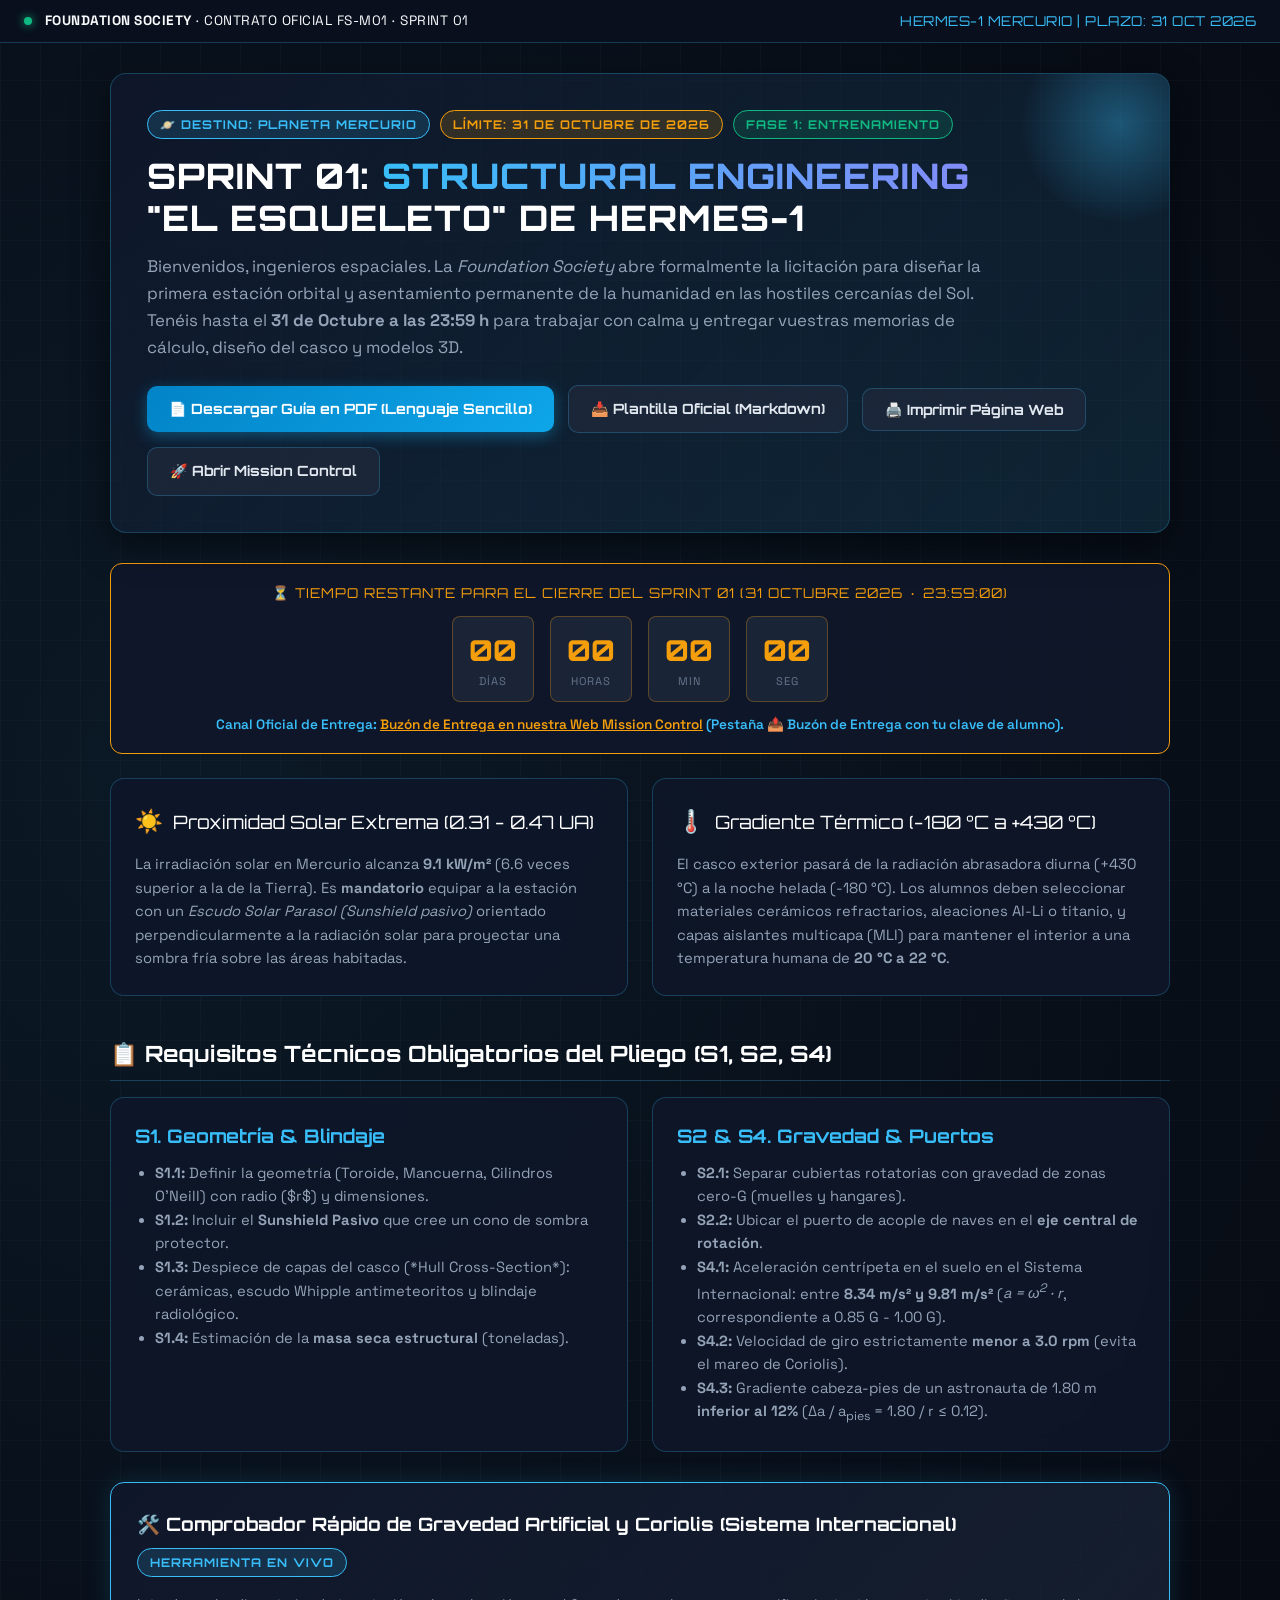
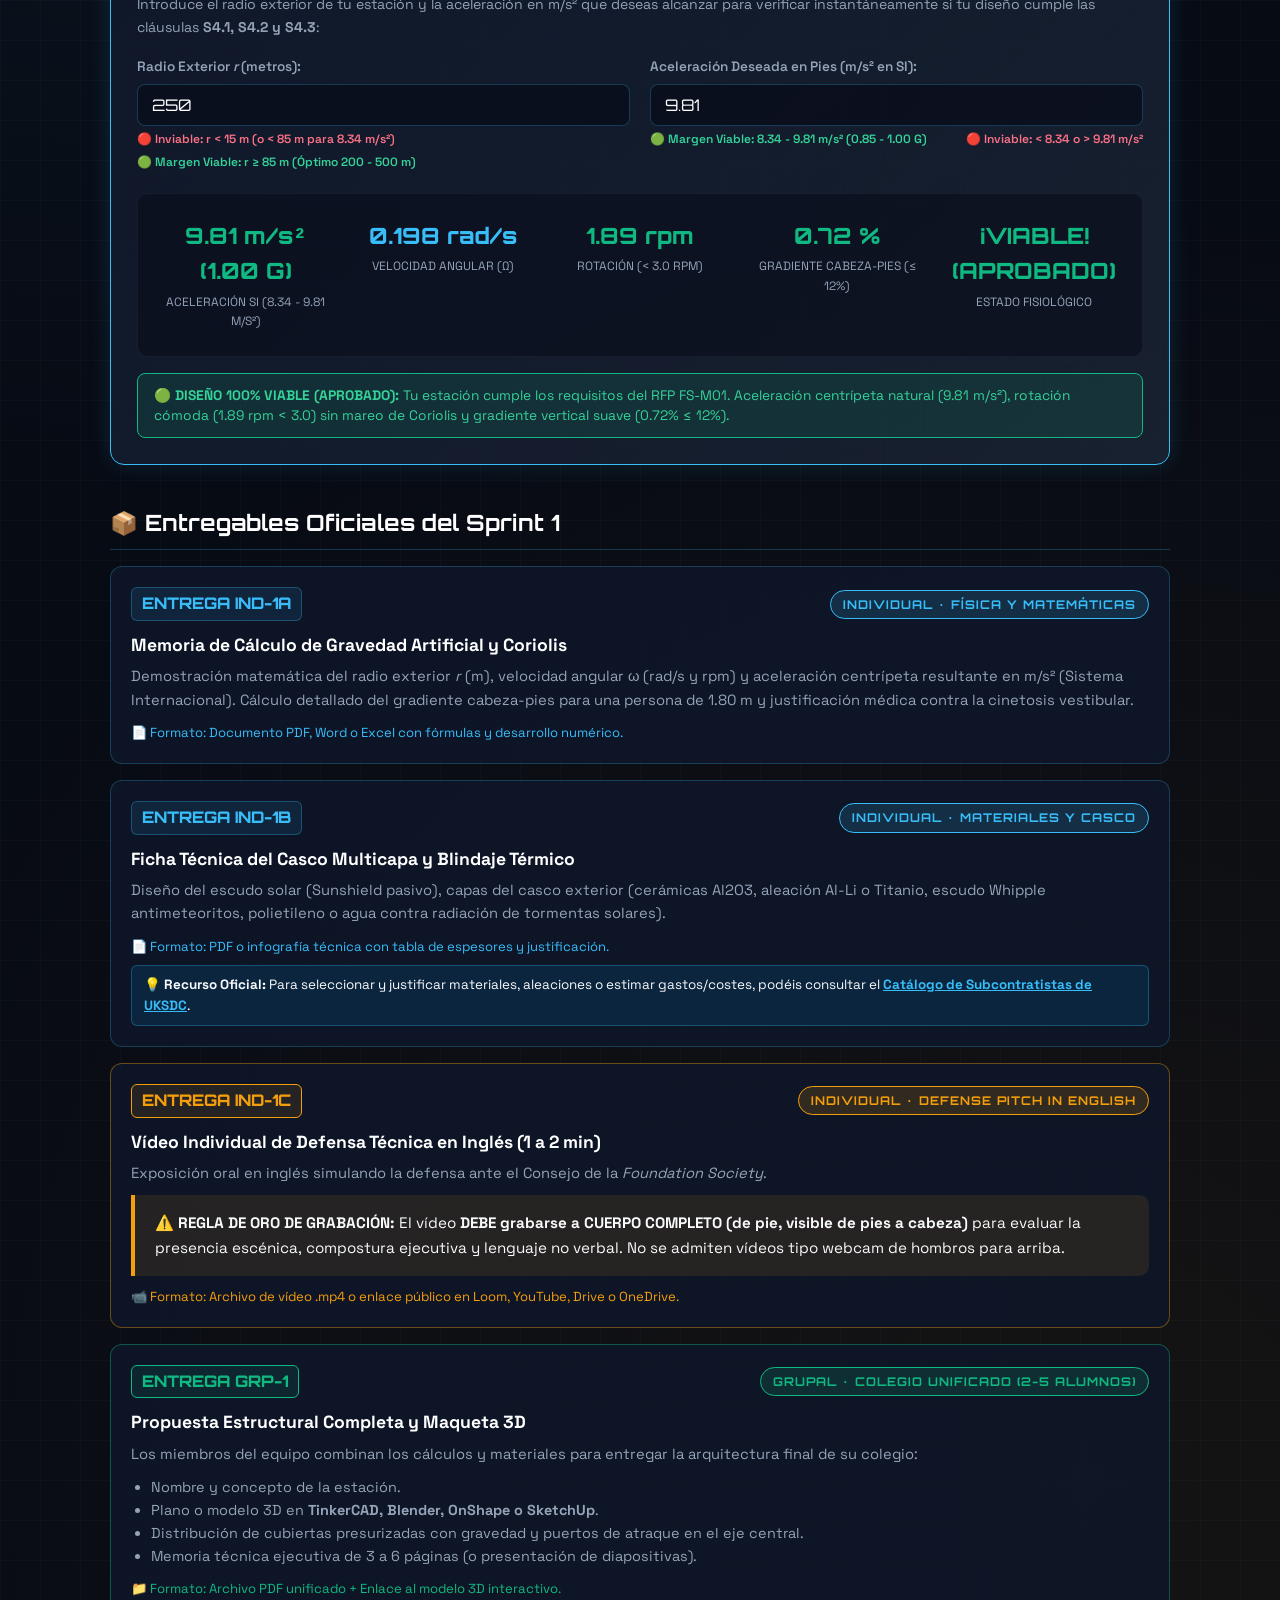
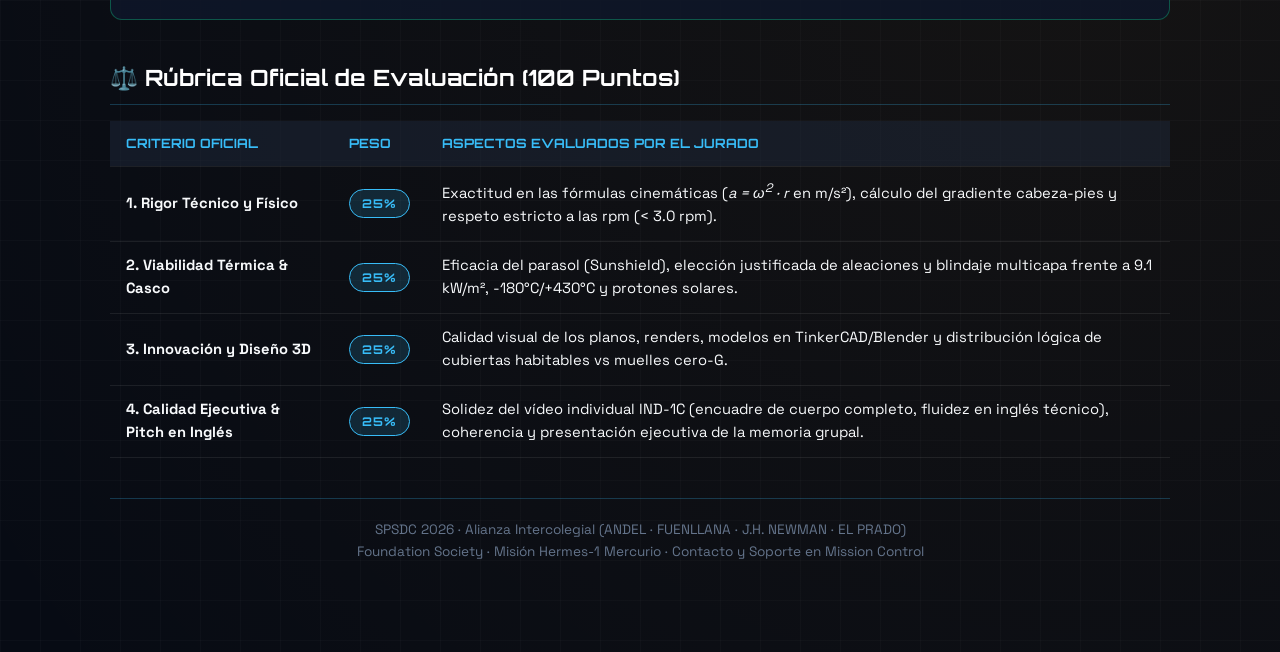
<file: GUIA_ESTUDIANTE_SPRINT_01.html>
<!DOCTYPE html>
<html lang="es">
<head>
  <meta charset="UTF-8">
  <meta name="viewport" content="width=device-width, initial-scale=1.0">
  <title>SPRINT 01: Structural Engineering · Hermes-1 Mercurio | SPSDC 2026</title>
  
  <!-- Tipografía Aeroespacial Google Fonts -->
  <link rel="preconnect" href="https://fonts.googleapis.com">
  <link rel="preconnect" href="https://fonts.gstatic.com" crossorigin>
  <link href="https://fonts.googleapis.com/css2?family=Orbitron:wght@600;700;800;900&family=Space+Grotesk:wght@400;500;600;700&display=swap" rel="stylesheet">
  
  <style>
    :root {
      --bg-space: #070b14;
      --bg-panel: rgba(15, 23, 42, 0.85);
      --bg-panel-hover: rgba(30, 41, 59, 0.9);
      --cyan-core: #38bdf8;
      --cyan-glow: rgba(56, 189, 248, 0.35);
      --amber-alert: #f59e0b;
      --emerald-safe: #10b981;
      --rose-accent: #f43f5e;
      --text-primary: #f8fafc;
      --text-secondary: #94a3b8;
      --text-muted: #64748b;
      --border-panel: rgba(56, 189, 248, 0.25);
      --font-hud: 'Orbitron', monospace, sans-serif;
      --font-body: 'Space Grotesk', -apple-system, BlinkMacSystemFont, sans-serif;
    }

    * { box-sizing: border-box; margin: 0; padding: 0; }

    body {
      background-color: var(--bg-space);
      background-image: 
        radial-gradient(circle at 15% 20%, rgba(56, 189, 248, 0.08) 0%, transparent 40%),
        radial-gradient(circle at 85% 80%, rgba(245, 158, 11, 0.06) 0%, transparent 40%),
        linear-gradient(rgba(255, 255, 255, 0.02) 1px, transparent 1px),
        linear-gradient(90deg, rgba(255, 255, 255, 0.02) 1px, transparent 1px);
      background-size: 100% 100%, 100% 100%, 40px 40px, 40px 40px;
      color: var(--text-primary);
      font-family: var(--font-body);
      line-height: 1.6;
      padding: 0 0 60px 0;
    }

    /* Top telemetry */
    .top-telemetry {
      background: rgba(10, 15, 29, 0.95);
      border-bottom: 1px solid var(--border-panel);
      padding: 10px 24px;
      display: flex;
      justify-content: space-between;
      align-items: center;
      font-size: 0.85rem;
      letter-spacing: 0.5px;
    }

    .pulse-dot {
      width: 8px;
      height: 8px;
      background: var(--emerald-safe);
      border-radius: 50%;
      display: inline-block;
      margin-right: 8px;
      box-shadow: 0 0 10px var(--emerald-safe);
      animation: pulse 2s infinite;
    }

    @keyframes pulse {
      0%, 100% { opacity: 1; transform: scale(1); }
      50% { opacity: 0.4; transform: scale(1.3); }
    }

    .container {
      max-width: 1100px;
      margin: 30px auto;
      padding: 0 20px;
    }

    /* Hero header */
    .hero {
      background: linear-gradient(135deg, rgba(15, 23, 42, 0.9) 0%, rgba(56, 189, 248, 0.12) 100%);
      border: 1px solid var(--border-panel);
      border-radius: 16px;
      padding: 36px;
      margin-bottom: 30px;
      box-shadow: 0 12px 35px rgba(0, 0, 0, 0.5);
      position: relative;
      overflow: hidden;
    }

    .hero::before {
      content: "";
      position: absolute;
      top: -50px;
      right: -50px;
      width: 200px;
      height: 200px;
      background: radial-gradient(circle, var(--cyan-glow) 0%, transparent 70%);
      pointer-events: none;
    }

    .badge-row {
      display: flex;
      flex-wrap: wrap;
      gap: 10px;
      margin-bottom: 16px;
    }

    .badge {
      display: inline-flex;
      align-items: center;
      padding: 4px 12px;
      border-radius: 20px;
      font-size: 0.75rem;
      font-weight: 700;
      letter-spacing: 1px;
      text-transform: uppercase;
      font-family: var(--font-hud);
      background: rgba(56, 189, 248, 0.15);
      color: var(--cyan-core);
      border: 1px solid var(--cyan-core);
    }

    .badge.amber {
      background: rgba(245, 158, 11, 0.15);
      color: var(--amber-alert);
      border-color: var(--amber-alert);
    }

    .badge.emerald {
      background: rgba(16, 185, 129, 0.15);
      color: var(--emerald-safe);
      border-color: var(--emerald-safe);
    }

    h1 {
      font-family: var(--font-hud);
      font-size: 2.2rem;
      font-weight: 800;
      letter-spacing: 1px;
      line-height: 1.2;
      margin-bottom: 14px;
      color: #fff;
    }

    h1 span {
      background: linear-gradient(90deg, #38bdf8, #818cf8);
      -webkit-background-clip: text;
      -webkit-text-fill-color: transparent;
    }

    .lead-text {
      color: var(--text-secondary);
      font-size: 1.05rem;
      max-width: 850px;
      margin-bottom: 24px;
    }

    /* Action bar */
    .action-bar {
      display: flex;
      flex-wrap: wrap;
      gap: 14px;
      align-items: center;
    }

    .btn {
      display: inline-flex;
      align-items: center;
      gap: 8px;
      padding: 12px 22px;
      border-radius: 10px;
      font-family: var(--font-hud);
      font-size: 0.88rem;
      font-weight: 700;
      text-decoration: none;
      cursor: pointer;
      border: none;
      transition: all 0.25s ease;
    }

    .btn-primary {
      background: linear-gradient(135deg, #0284c7, #0ea5e9);
      color: #fff;
      box-shadow: 0 4px 15px rgba(14, 165, 233, 0.4);
    }

    .btn-primary:hover {
      transform: translateY(-2px);
      box-shadow: 0 6px 20px rgba(14, 165, 233, 0.6);
    }

    .btn-secondary {
      background: rgba(30, 41, 59, 0.8);
      color: #e2e8f0;
      border: 1px solid var(--border-panel);
    }

    .btn-secondary:hover {
      background: rgba(51, 65, 85, 0.9);
      border-color: var(--cyan-core);
    }

    /* Grid & Cards */
    .grid-2 {
      display: grid;
      grid-template-columns: repeat(auto-fit, minmax(320px, 1fr));
      gap: 24px;
      margin-bottom: 30px;
    }

    .card {
      background: var(--bg-panel);
      border: 1px solid var(--border-panel);
      border-radius: 14px;
      padding: 24px;
      backdrop-filter: blur(10px);
      transition: border-color 0.3s;
    }

    .card:hover {
      border-color: var(--cyan-core);
    }

    .card-title {
      font-family: var(--font-hud);
      font-size: 1.15rem;
      color: #fff;
      margin-bottom: 14px;
      display: flex;
      align-items: center;
      gap: 10px;
    }

    .card-title .icon {
      font-size: 1.4rem;
    }

    /* Countdown card */
    .countdown-box {
      background: rgba(15, 23, 42, 0.95);
      border: 1px solid var(--amber-alert);
      border-radius: 12px;
      padding: 18px;
      text-align: center;
      margin-bottom: 24px;
    }

    .cd-digits {
      display: flex;
      justify-content: center;
      gap: 16px;
      margin: 12px 0;
    }

    .cd-unit {
      background: rgba(30, 41, 59, 0.8);
      padding: 10px 16px;
      border-radius: 8px;
      min-width: 65px;
      border: 1px solid rgba(245, 158, 11, 0.3);
    }

    .cd-val {
      font-family: var(--font-hud);
      font-size: 1.8rem;
      font-weight: 800;
      color: var(--amber-alert);
    }

    .cd-lbl {
      font-size: 0.7rem;
      text-transform: uppercase;
      color: var(--text-muted);
      letter-spacing: 1px;
    }

    /* Section styles */
    .section-title {
      font-family: var(--font-hud);
      font-size: 1.4rem;
      color: #fff;
      margin: 40px 0 16px 0;
      padding-bottom: 8px;
      border-bottom: 1px solid var(--border-panel);
      display: flex;
      align-items: center;
      gap: 10px;
    }

    /* Interactive Live Gravity Calculator */
    .calc-container {
      background: linear-gradient(135deg, rgba(15, 23, 42, 0.95), rgba(30, 41, 59, 0.7));
      border: 1px solid var(--cyan-core);
      border-radius: 14px;
      padding: 26px;
      margin: 24px 0;
      box-shadow: 0 0 25px rgba(56, 189, 248, 0.15);
    }

    .calc-inputs {
      display: grid;
      grid-template-columns: repeat(auto-fit, minmax(220px, 1fr));
      gap: 20px;
      margin-bottom: 20px;
    }

    .form-group label {
      display: block;
      font-size: 0.85rem;
      color: var(--text-secondary);
      font-weight: 600;
      margin-bottom: 6px;
    }

    .form-group input {
      width: 100%;
      background: rgba(10, 15, 29, 0.9);
      border: 1px solid var(--border-panel);
      border-radius: 8px;
      padding: 10px 14px;
      color: #fff;
      font-family: var(--font-hud);
      font-size: 1rem;
      outline: none;
      transition: border-color 0.2s;
    }

    .form-group input:focus {
      border-color: var(--cyan-core);
      box-shadow: 0 0 10px var(--cyan-glow);
    }

    .calc-results {
      display: grid;
      grid-template-columns: repeat(auto-fit, minmax(180px, 1fr));
      gap: 14px;
      background: rgba(10, 15, 29, 0.7);
      padding: 16px;
      border-radius: 10px;
      border: 1px solid rgba(255, 255, 255, 0.05);
    }

    .res-item {
      text-align: center;
      padding: 8px;
    }

    .res-val {
      font-family: var(--font-hud);
      font-size: 1.4rem;
      font-weight: 800;
      color: var(--cyan-core);
    }

    .res-val.pass { color: var(--emerald-safe); }
    .res-val.fail { color: var(--rose-accent); }

    .res-label {
      font-size: 0.75rem;
      color: var(--text-secondary);
      text-transform: uppercase;
      margin-top: 4px;
    }

    /* Deliverables Cards */
    .deliv-card {
      background: var(--bg-panel);
      border: 1px solid var(--border-panel);
      border-radius: 12px;
      padding: 20px;
      margin-bottom: 16px;
      position: relative;
    }

    .deliv-header {
      display: flex;
      justify-content: space-between;
      align-items: center;
      margin-bottom: 10px;
      flex-wrap: wrap;
      gap: 8px;
    }

    .deliv-code {
      font-family: var(--font-hud);
      font-weight: 800;
      color: var(--cyan-core);
      font-size: 1rem;
      background: rgba(56, 189, 248, 0.1);
      padding: 3px 10px;
      border-radius: 6px;
      border: 1px solid rgba(56, 189, 248, 0.3);
    }

    /* Tables */
    table {
      width: 100%;
      border-collapse: collapse;
      margin: 16px 0;
      font-size: 0.92rem;
    }

    th, td {
      padding: 12px 16px;
      text-align: left;
      border-bottom: 1px solid rgba(255, 255, 255, 0.08);
    }

    th {
      font-family: var(--font-hud);
      font-size: 0.8rem;
      color: var(--cyan-core);
      text-transform: uppercase;
      background: rgba(30, 41, 59, 0.5);
    }

    tr:hover td {
      background: rgba(255, 255, 255, 0.02);
    }

    .alert-box {
      background: rgba(245, 158, 11, 0.1);
      border-left: 4px solid var(--amber-alert);
      padding: 16px 20px;
      border-radius: 0 10px 10px 0;
      margin: 20px 0;
      font-size: 0.95rem;
    }

    /* Print styles */
    @media print {
      body {
        background: #fff !important;
        color: #000 !important;
      }
      .top-telemetry, .action-bar, .countdown-box, .calc-container, button {
        display: none !important;
      }
      .hero, .card, .deliv-card {
        border: 1px solid #ccc !important;
        box-shadow: none !important;
        background: #fff !important;
        color: #000 !important;
      }
      h1, h2, h3, .card-title, .deliv-code {
        color: #000 !important;
        -webkit-text-fill-color: initial !important;
      }
      .badge {
        border: 1px solid #333 !important;
        color: #000 !important;
      }
      th {
        background: #eee !important;
        color: #000 !important;
      }
    }
  </style>
</head>
<body>

  <!-- Barra de Telemetría Superior -->
  <div class="top-telemetry">
    <div>
      <span class="pulse-dot"></span>
      <strong>FOUNDATION SOCIETY</strong> · CONTRATO OFICIAL FS-M01 · SPRINT 01
    </div>
    <div style="font-family: var(--font-hud); color: var(--cyan-core);">
      HERMES-1 MERCURIO | PLAZO: 31 OCT 2026
    </div>
  </div>

  <div class="container">

    <!-- Hero Card -->
    <div class="hero">
      <div class="badge-row">
        <span class="badge">🪐 DESTINO: PLANETA MERCURIO</span>
        <span class="badge amber">LÍMITE: 31 DE OCTUBRE DE 2026</span>
        <span class="badge emerald">FASE 1: ENTRENAMIENTO</span>
      </div>

      <h1>SPRINT 01: <span>STRUCTURAL ENGINEERING</span><br>"EL ESQUELETO" DE HERMES-1</h1>
      <p class="lead-text">
        Bienvenidos, ingenieros espaciales. La <em>Foundation Society</em> abre formalmente la licitación para diseñar la primera estación orbital y asentamiento permanente de la humanidad en las hostiles cercanías del Sol. Tenéis hasta el <strong>31 de Octubre a las 23:59 h</strong> para trabajar con calma y entregar vuestras memorias de cálculo, diseño del casco y modelos 3D.
      </p>

      <div class="action-bar">
        <a href="GUIA_FACIL_SPRINT_01_ALUMNOS.pdf" target="_blank" class="btn btn-primary">
          📄 Descargar Guía en PDF (Lenguaje Sencillo)
        </a>
        <a href="PLANTILLA_ENTREGA_SPRINT_01_MERCURIO.md" download class="btn btn-secondary">
          📥 Plantilla Oficial (Markdown)
        </a>
        <button onclick="window.print()" class="btn btn-secondary">
          🖨️ Imprimir Página Web
        </button>
        <a href="index.html" class="btn btn-secondary">
          🚀 Abrir Mission Control
        </a>
      </div>
    </div>

    <!-- Panel de Cuenta Atrás -->
    <div class="countdown-box">
      <div style="font-family: var(--font-hud); font-size: 0.85rem; color: var(--amber-alert); letter-spacing: 1px;">
        ⏳ TIEMPO RESTANTE PARA EL CIERRE DEL SPRINT 01 (31 OCTUBRE 2026 · 23:59:00)
      </div>
      <div class="cd-digits">
        <div class="cd-unit">
          <div class="cd-val" id="dDays">--</div>
          <div class="cd-lbl">Días</div>
        </div>
        <div class="cd-unit">
          <div class="cd-val" id="dHours">--</div>
          <div class="cd-lbl">Horas</div>
        </div>
        <div class="cd-unit">
          <div class="cd-val" id="dMins">--</div>
          <div class="cd-lbl">Min</div>
        </div>
        <div class="cd-unit">
          <div class="cd-val" id="dSecs">--</div>
          <div class="cd-lbl">Seg</div>
        </div>
      </div>
      <div style="font-size: 0.85rem; color: var(--cyan-core); font-weight:600;">
        Canal Oficial de Entrega: <a href="index.html" style="color:var(--amber-alert); text-decoration:underline;">Buzón de Entrega en nuestra Web Mission Control</a> (Pestaña 📤 Buzón de Entrega con tu clave de alumno).
      </div>
    </div>

    <!-- Grid de Retos Ambientales -->
    <div class="grid-2">
      <div class="card">
        <div class="card-title">
          <span class="icon">☀️</span> Proximidad Solar Extrema (0.31 - 0.47 UA)
        </div>
        <p style="color:var(--text-secondary); font-size:0.92rem;">
          La irradiación solar en Mercurio alcanza <strong>9.1 kW/m²</strong> (6.6 veces superior a la de la Tierra). Es <strong>mandatorio</strong> equipar a la estación con un <em>Escudo Solar Parasol (Sunshield pasivo)</em> orientado perpendicularmente a la radiación solar para proyectar una sombra fría sobre las áreas habitadas.
        </p>
      </div>

      <div class="card">
        <div class="card-title">
          <span class="icon">🌡️</span> Gradiente Térmico (-180 °C a +430 °C)
        </div>
        <p style="color:var(--text-secondary); font-size:0.92rem;">
          El casco exterior pasará de la radiación abrasadora diurna (+430 °C) a la noche helada (-180 °C). Los alumnos deben seleccionar materiales cerámicos refractarios, aleaciones Al-Li o titanio, y capas aislantes multicapa (MLI) para mantener el interior a una temperatura humana de <strong>20 °C a 22 °C</strong>.
        </p>
      </div>
    </div>

    <!-- Requisitos Funcionales (Shall) -->
    <h2 class="section-title">📋 Requisitos Técnicos Obligatorios del Pliego (S1, S2, S4)</h2>
    
    <div class="grid-2">
      <div class="card">
        <h3 style="color:var(--cyan-core); font-family:var(--font-hud); margin-bottom:10px;">S1. Geometría & Blindaje</h3>
        <ul style="padding-left: 20px; font-size:0.92rem; color:var(--text-secondary);">
          <li><strong>S1.1:</strong> Definir la geometría (Toroide, Mancuerna, Cilindros O'Neill) con radio ($r$) y dimensiones.</li>
          <li><strong>S1.2:</strong> Incluir el <strong>Sunshield Pasivo</strong> que cree un cono de sombra protector.</li>
          <li><strong>S1.3:</strong> Despiece de capas del casco (*Hull Cross-Section*): cerámicas, escudo Whipple antimeteoritos y blindaje radiológico.</li>
          <li><strong>S1.4:</strong> Estimación de la <strong>masa seca estructural</strong> (toneladas).</li>
        </ul>
      </div>

      <div class="card">
        <h3 style="color:var(--cyan-core); font-family:var(--font-hud); margin-bottom:10px;">S2 & S4. Gravedad & Puertos</h3>
        <ul style="padding-left: 20px; font-size:0.92rem; color:var(--text-secondary);">
          <li><strong>S2.1:</strong> Separar cubiertas rotatorias con gravedad de zonas cero-G (muelles y hangares).</li>
          <li><strong>S2.2:</strong> Ubicar el puerto de acople de naves en el <strong>eje central de rotación</strong>.</li>
          <li><strong>S4.1:</strong> Aceleración centrípeta en el suelo en el Sistema Internacional: entre <strong>8.34 m/s² y 9.81 m/s²</strong> (<em>a = &omega;<sup>2</sup> &middot; r</em>, correspondiente a 0.85 G - 1.00 G).</li>
          <li><strong>S4.2:</strong> Velocidad de giro estrictamente <strong>menor a 3.0 rpm</strong> (evita el mareo de Coriolis).</li>
          <li><strong>S4.3:</strong> Gradiente cabeza-pies de un astronauta de 1.80 m <strong>inferior al 12%</strong> (&Delta;a / a<sub>pies</sub> = 1.80 / r &le; 0.12).</li>
        </ul>
      </div>
    </div>

    <!-- Calculadora Rápida Interactiva en Vivo -->
    <div class="calc-container">
      <div style="display:flex; justify-content:space-between; align-items:center; margin-bottom:16px; flex-wrap:wrap; gap:10px;">
        <h3 style="font-family:var(--font-hud); color:#fff; font-size:1.15rem;">
          🛠️ Comprobador Rápido de Gravedad Artificial y Coriolis (Sistema Internacional)
        </h3>
        <span class="badge">HERRAMIENTA EN VIVO</span>
      </div>
      <p style="color:var(--text-secondary); font-size:0.88rem; margin-bottom:18px;">
        Introduce el radio exterior de tu estación y la aceleración en m/s² que deseas alcanzar para verificar instantáneamente si tu diseño cumple las cláusulas <strong>S4.1, S4.2 y S4.3</strong>:
      </p>

      <div class="calc-inputs">
        <div class="form-group">
          <label for="inputRadius">Radio Exterior <em>r</em> (metros):</label>
          <input type="number" id="inputRadius" value="250" min="10" max="2000" step="10" oninput="calculateGravity()">
          <div style="font-size:0.75rem; margin-top:4px; display:flex; justify-content:space-between; flex-wrap:wrap; gap:4px;">
            <span style="color:#fb7185; font-weight:600;">🔴 Inviable: r &lt; 15 m (o &lt; 85 m para 8.34 m/s²)</span>
            <span style="color:#34d399; font-weight:600;">🟢 Margen Viable: r &ge; 85 m (Óptimo 200 - 500 m)</span>
          </div>
        </div>
        <div class="form-group">
          <label for="inputGravity">Aceleración Deseada en Pies (m/s² en SI):</label>
          <input type="number" id="inputGravity" value="9.81" min="5.0" max="15.0" step="0.1" oninput="calculateGravity()">
          <div style="font-size:0.75rem; margin-top:4px; display:flex; justify-content:space-between; flex-wrap:wrap; gap:4px;">
            <span style="color:#34d399; font-weight:600;">🟢 Margen Viable: 8.34 - 9.81 m/s² (0.85 - 1.00 G)</span>
            <span style="color:#fb7185; font-weight:600;">🔴 Inviable: &lt; 8.34 o &gt; 9.81 m/s²</span>
          </div>
        </div>
      </div>

      <div class="calc-results">
        <div class="res-item">
          <div class="res-val pass" id="resAccel">9.81 m/s²</div>
          <div class="res-label">Aceleración SI (8.34 - 9.81 m/s²)</div>
        </div>
        <div class="res-item">
          <div class="res-val" id="resOmega">0.198 rad/s</div>
          <div class="res-label">Velocidad Angular (&omega;)</div>
        </div>
        <div class="res-item">
          <div class="res-val pass" id="resRpm">1.89 rpm</div>
          <div class="res-label">Rotación (&lt; 3.0 rpm)</div>
        </div>
        <div class="res-item">
          <div class="res-val pass" id="resGradient">0.72 %</div>
          <div class="res-label">Gradiente Cabeza-Pies (&le; 12%)</div>
        </div>
        <div class="res-item">
          <div class="res-val pass" id="resStatus">¡APROBADO!</div>
          <div class="res-label">Estado Fisiológico</div>
        </div>
      </div>

      <!-- Diagnóstico y Explicación de Viabilidad -->
      <div id="calcFeedbackBox" style="margin-top:16px; padding:12px 16px; border-radius:8px; font-size:0.86rem; line-height:1.45; background:rgba(16,185,129,0.12); border:1px solid var(--emerald-safe); color:#34d399;">
        🟢 <strong>PROPUESTA 100% VIABLE:</strong> Cumple todas las cláusulas del pliego oficial RFP.
      </div>
    </div>

    <!-- Guía de Entregables -->
    <h2 class="section-title">📦 Entregables Oficiales del Sprint 1</h2>

    <!-- IND-1A -->
    <div class="deliv-card">
      <div class="deliv-header">
        <span class="deliv-code">ENTREGA IND-1A</span>
        <span class="badge">INDIVIDUAL · FÍSICA Y MATEMÁTICAS</span>
      </div>
      <h3 style="color:#fff; font-size:1.1rem; margin-bottom:6px;">Memoria de Cálculo de Gravedad Artificial y Coriolis</h3>
      <p style="color:var(--text-secondary); font-size:0.92rem; margin-bottom:10px;">
        Demostración matemática del radio exterior <em>r</em> (m), velocidad angular &omega; (rad/s y rpm) y aceleración centrípeta resultante en m/s² (Sistema Internacional). Cálculo detallado del gradiente cabeza-pies para una persona de 1.80 m y justificación médica contra la cinetosis vestibular.
      </p>
      <div style="font-size:0.82rem; color:var(--cyan-core);">
        📄 Formato: Documento PDF, Word o Excel con fórmulas y desarrollo numérico.
      </div>
    </div>

    <!-- IND-1B -->
    <div class="deliv-card">
      <div class="deliv-header">
        <span class="deliv-code">ENTREGA IND-1B</span>
        <span class="badge">INDIVIDUAL · MATERIALES Y CASCO</span>
      </div>
      <h3 style="color:#fff; font-size:1.1rem; margin-bottom:6px;">Ficha Técnica del Casco Multicapa y Blindaje Térmico</h3>
      <p style="color:var(--text-secondary); font-size:0.92rem; margin-bottom:10px;">
        Diseño del escudo solar (Sunshield pasivo), capas del casco exterior (cerámicas Al2O3, aleación Al-Li o Titanio, escudo Whipple antimeteoritos, polietileno o agua contra radiación de tormentas solares).
      </p>
      <div style="font-size:0.82rem; color:var(--cyan-core); margin-bottom:8px;">
        📄 Formato: PDF o infografía técnica con tabla de espesores y justificación.
      </div>
      <div style="font-size:0.84rem; background:rgba(2,132,199,0.15); padding:8px 12px; border-radius:6px; border:1px solid rgba(56,189,248,0.3);">
        💡 <strong>Recurso Oficial:</strong> Para seleccionar y justificar materiales, aleaciones o estimar gastos/costes, podéis consultar el <a href="https://uksdc.org/competition-resources/subcontractors/" target="_blank" style="color:var(--cyan-core); font-weight:700; text-decoration:underline;">Catálogo de Subcontratistas de UKSDC</a>.
      </div>
    </div>

    <!-- IND-1C -->
    <div class="deliv-card" style="border-color: rgba(245, 158, 11, 0.4);">
      <div class="deliv-header">
        <span class="deliv-code" style="color:var(--amber-alert); border-color:var(--amber-alert); background:rgba(245, 158, 11, 0.1);">ENTREGA IND-1C</span>
        <span class="badge amber">INDIVIDUAL · DEFENSE PITCH IN ENGLISH</span>
      </div>
      <h3 style="color:#fff; font-size:1.1rem; margin-bottom:6px;">Vídeo Individual de Defensa Técnica en Inglés (1 a 2 min)</h3>
      <p style="color:var(--text-secondary); font-size:0.92rem; margin-bottom:10px;">
        Exposición oral en inglés simulando la defensa ante el Consejo de la <em>Foundation Society</em>.
      </p>
      <div class="alert-box" style="margin: 10px 0;">
        ⚠️ <strong>REGLA DE ORO DE GRABACIÓN:</strong> El vídeo <strong>DEBE grabarse a CUERPO COMPLETO (de pie, visible de pies a cabeza)</strong> para evaluar la presencia escénica, compostura ejecutiva y lenguaje no verbal. No se admiten vídeos tipo webcam de hombros para arriba.
      </div>
      <div style="font-size:0.82rem; color:var(--amber-alert);">
        📹 Formato: Archivo de vídeo .mp4 o enlace público en Loom, YouTube, Drive o OneDrive.
      </div>
    </div>

    <!-- GRP-1 -->
    <div class="deliv-card" style="border-color: rgba(16, 185, 129, 0.4);">
      <div class="deliv-header">
        <span class="deliv-code" style="color:var(--emerald-safe); border-color:var(--emerald-safe); background:rgba(16, 185, 129, 0.1);">ENTREGA GRP-1</span>
        <span class="badge emerald">GRUPAL · COLEGIO UNIFICADO (2-5 ALUMNOS)</span>
      </div>
      <h3 style="color:#fff; font-size:1.1rem; margin-bottom:6px;">Propuesta Estructural Completa y Maqueta 3D</h3>
      <p style="color:var(--text-secondary); font-size:0.92rem; margin-bottom:10px;">
        Los miembros del equipo combinan los cálculos y materiales para entregar la arquitectura final de su colegio:
      </p>
      <ul style="padding-left:20px; font-size:0.9rem; color:var(--text-secondary); margin-bottom:10px;">
        <li>Nombre y concepto de la estación.</li>
        <li>Plano o modelo 3D en <strong>TinkerCAD, Blender, OnShape o SketchUp</strong>.</li>
        <li>Distribución de cubiertas presurizadas con gravedad y puertos de atraque en el eje central.</li>
        <li>Memoria técnica ejecutiva de 3 a 6 páginas (o presentación de diapositivas).</li>
      </ul>
      <div style="font-size:0.82rem; color:var(--emerald-safe);">
        📁 Formato: Archivo PDF unificado + Enlace al modelo 3D interactivo.
      </div>
    </div>

    <!-- Rúbrica -->
    <h2 class="section-title">⚖️ Rúbrica Oficial de Evaluación (100 Puntos)</h2>
    <table>
      <thead>
        <tr>
          <th>Criterio Oficial</th>
          <th>Peso</th>
          <th>Aspectos Evaluados por el Jurado</th>
        </tr>
      </thead>
      <tbody>
        <tr>
          <td><strong>1. Rigor Técnico y Físico</strong></td>
          <td><span class="badge">25%</span></td>
          <td>Exactitud en las fórmulas cinemáticas (<em>a = &omega;<sup>2</sup> &middot; r</em> en m/s²), cálculo del gradiente cabeza-pies y respeto estricto a las rpm (&lt; 3.0 rpm).</td>
        </tr>
        <tr>
          <td><strong>2. Viabilidad Térmica & Casco</strong></td>
          <td><span class="badge">25%</span></td>
          <td>Eficacia del parasol (Sunshield), elección justificada de aleaciones y blindaje multicapa frente a 9.1 kW/m², -180°C/+430°C y protones solares.</td>
        </tr>
        <tr>
          <td><strong>3. Innovación y Diseño 3D</strong></td>
          <td><span class="badge">25%</span></td>
          <td>Calidad visual de los planos, renders, modelos en TinkerCAD/Blender y distribución lógica de cubiertas habitables vs muelles cero-G.</td>
        </tr>
        <tr>
          <td><strong>4. Calidad Ejecutiva & Pitch en Inglés</strong></td>
          <td><span class="badge">25%</span></td>
          <td>Solidez del vídeo individual IND-1C (encuadre de cuerpo completo, fluidez en inglés técnico), coherencia y presentación ejecutiva de la memoria grupal.</td>
        </tr>
      </tbody>
    </table>

    <!-- Footer info -->
    <div style="text-align:center; margin-top:40px; color:var(--text-muted); font-size:0.85rem; border-top:1px solid var(--border-panel); padding-top:20px;">
      SPSDC 2026 · Alianza Intercolegial (ANDEL · FUENLLANA · J.H. NEWMAN · EL PRADO)<br>
      Foundation Society · Misión Hermes-1 Mercurio · Contacto y Soporte en Mission Control
    </div>

  </div>

  <script>
    // Cuenta atrás al 31 de Octubre de 2026, 23:59:00
    const targetDate = new Date(2026, 9, 31, 23, 59, 0).getTime();

    function updateCountdown() {
      const now = new Date().getTime();
      const diff = targetDate - now;

      if (diff <= 0) {
        document.getElementById('dDays').innerText = '00';
        document.getElementById('dHours').innerText = '00';
        document.getElementById('dMins').innerText = '00';
        document.getElementById('dSecs').innerText = '00';
        return;
      }

      const days = Math.floor(diff / (1000 * 60 * 60 * 24));
      const hours = Math.floor((diff % (1000 * 60 * 60 * 24)) / (1000 * 60 * 60));
      const mins = Math.floor((diff % (1000 * 60 * 60)) / (1000 * 60));
      const secs = Math.floor((diff % (1000 * 60)) / 1000);

      document.getElementById('dDays').innerText = String(days).padStart(2, '0');
      document.getElementById('dHours').innerText = String(hours).padStart(2, '0');
      document.getElementById('dMins').innerText = String(mins).padStart(2, '0');
      document.getElementById('dSecs').innerText = String(secs).padStart(2, '0');
    }

    setInterval(updateCountdown, 1000);
    updateCountdown();

    // Calculadora interactiva de Gravedad (Sistema Internacional)
    function calculateGravity() {
      const radius = parseFloat(document.getElementById('inputRadius').value) || 250;
      const targetA = parseFloat(document.getElementById('inputGravity').value) || 9.81; // m/s² en el SI

      const omega = Math.sqrt(targetA / radius);
      const rpm = omega * (60 / (2 * Math.PI));
      const gradientPercent = (1.80 / radius) * 100;
      const gEquivalent = targetA / 9.80665;

      const accelEl = document.getElementById('resAccel');
      const omegaEl = document.getElementById('resOmega');
      const rpmEl = document.getElementById('resRpm');
      const gradEl = document.getElementById('resGradient');
      const statusEl = document.getElementById('resStatus');

      accelEl.innerText = targetA.toFixed(2) + ' m/s² (' + gEquivalent.toFixed(2) + ' G)';
      omegaEl.innerText = omega.toFixed(3) + ' rad/s';
      rpmEl.innerText = rpm.toFixed(2) + ' rpm';
      gradEl.innerText = gradientPercent.toFixed(2) + ' %';

      const accelPass = targetA >= 8.34 && targetA <= 9.81;
      const rpmPass = rpm < 3.0;
      const gradPass = gradientPercent <= 12.0;

      accelEl.className = accelPass ? 'res-val pass' : 'res-val';
      rpmEl.className = rpmPass ? 'res-val pass' : 'res-val fail';
      gradEl.className = gradPass ? 'res-val pass' : 'res-val fail';

      const feedbackBox = document.getElementById('calcFeedbackBox');
      if (rpmPass && gradPass && accelPass) {
        statusEl.innerText = '¡VIABLE! (APROBADO)';
        statusEl.className = 'res-val pass';
        if (feedbackBox) {
          feedbackBox.style.background = 'rgba(16,185,129,0.12)';
          feedbackBox.style.borderColor = 'var(--emerald-safe)';
          feedbackBox.style.color = '#34d399';
          feedbackBox.innerHTML = `🟢 <strong>DISEÑO 100% VIABLE (APROBADO):</strong> Tu estación cumple los requisitos del RFP FS-M01. Aceleración centrípeta natural (${targetA.toFixed(2)} m/s²), rotación cómoda (${rpm.toFixed(2)} rpm &lt; 3.0) sin mareo de Coriolis y gradiente vertical suave (${gradientPercent.toFixed(2)}% &le; 12%).`;
        }
      } else {
        statusEl.innerText = 'NO VIABLE (RECHAZADO)';
        statusEl.className = 'res-val fail';
        if (feedbackBox) {
          feedbackBox.style.background = 'rgba(244,63,94,0.12)';
          feedbackBox.style.borderColor = 'var(--rose-accent)';
          feedbackBox.style.color = '#fb7185';
          let motivos = [];
          if (!accelPass) {
            if (targetA < 8.34) {
              motivos.push(`• <strong>Aceleración insuficiente (${targetA.toFixed(2)} m/s² &lt; 8.34 m/s²):</strong> Gravedad muy baja (&lt; 0.85 G). Provoca atrofia muscular y descalcificación ósea.`);
            } else {
              motivos.push(`• <strong>Aceleración excesiva (${targetA.toFixed(2)} m/s² &gt; 9.81 m/s²):</strong> Supera 1.0 G terrestre. Provoca fatiga cardiovascular y sobrecarga en el casco.`);
            }
          }
          if (!rpmPass) {
            motivos.push(`• <strong>Giro peligroso (${rpm.toFixed(2)} rpm &ge; 3.0 rpm):</strong> Incumple S4.2. Efecto Coriolis severo; produce cinetosis vestibular, náuseas y pérdida de equilibrio.`);
          }
          if (!gradPass) {
            motivos.push(`• <strong>Gradiente excesivo (${gradientPercent.toFixed(2)}% &gt; 12%):</strong> Incumple S4.3. El radio de ${radius} m es muy corto; la sangre bajará violentamente a los pies.`);
          }
          feedbackBox.innerHTML = `🔴 <strong>PROPUESTA NO VIABLE (RECHAZADA POR LA FOUNDATION SOCIETY):</strong><br>${motivos.join('<br>')}<br><span style="color:#fecaca; font-size:0.8rem; margin-top:4px; display:inline-block;">💡 <em>Consejo:</em> Aumenta el radio (r) a más de 100-250 m para reducir las rpm y el gradiente manteniendo la gravedad en ~9.8 m/s².</span>`;
        }
      }
    }

    calculateGravity();
  </script>
</body>
</html>
</file>
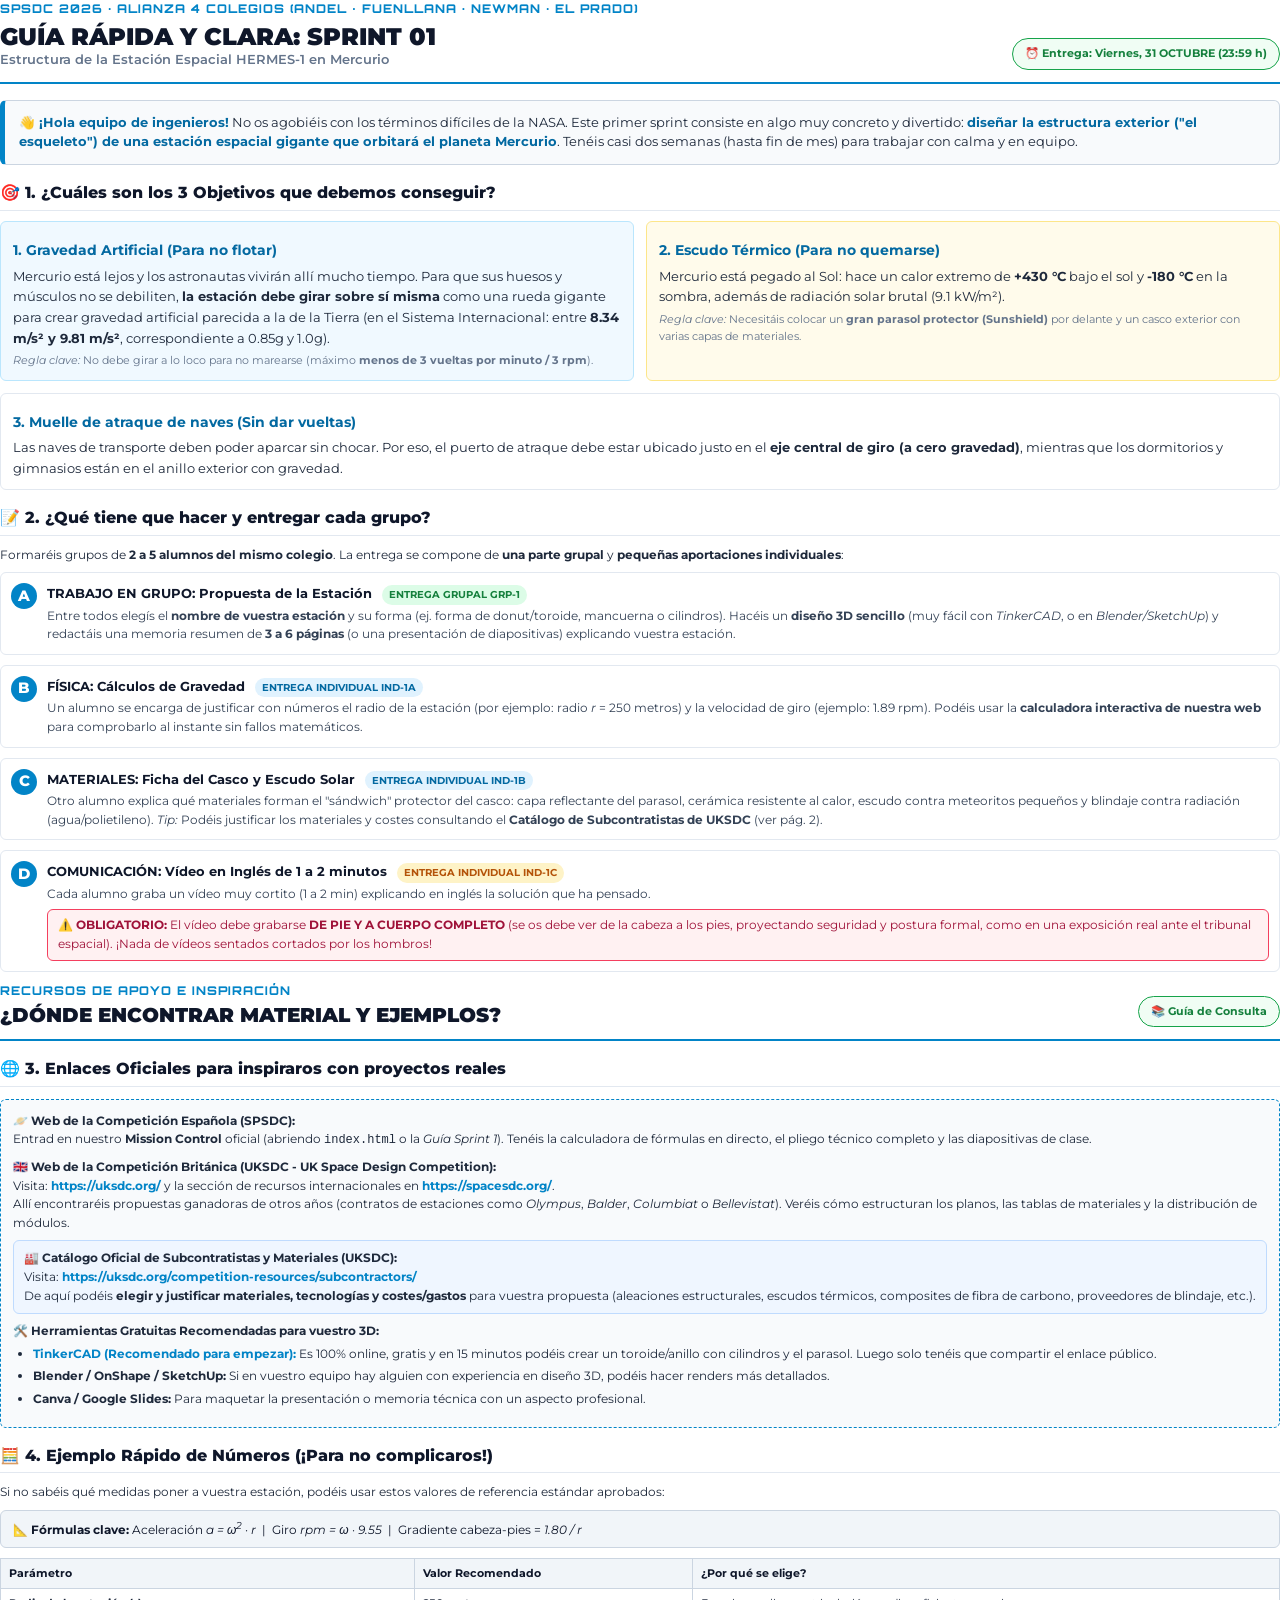
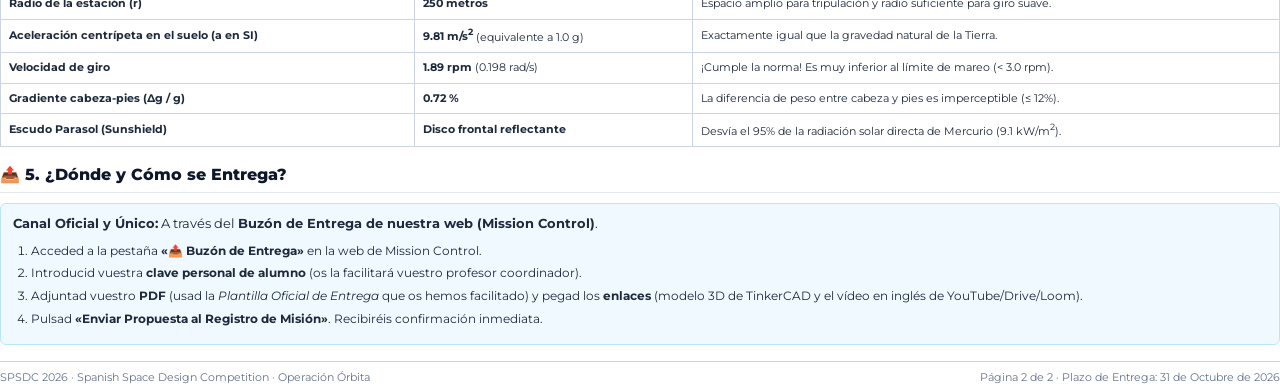
<file: GUIA_FACIL_SPRINT_01_ALUMNOS.html>
<!DOCTYPE html>
<html lang="es">
<head>
  <meta charset="UTF-8">
  <meta name="viewport" content="width=device-width, initial-scale=1.0">
  <title>GUÍA FÁCIL PARA ALUMNOS · SPRINT 01 (MERCURIO) | SPSDC 2026</title>
  
  <link rel="preconnect" href="https://fonts.googleapis.com">
  <link rel="preconnect" href="https://fonts.gstatic.com" crossorigin>
  <link href="https://fonts.googleapis.com/css2?family=Montserrat:wght@400;500;600;700;800;900&family=Orbitron:wght@700;800;900&display=swap" rel="stylesheet">

  <style>
    @page {
      size: A4;
      margin: 14mm 14mm 14mm 14mm;
    }

    * {
      box-sizing: border-box;
      margin: 0;
      padding: 0;
    }

    body {
      font-family: 'Montserrat', sans-serif;
      color: #1e293b;
      background: #ffffff;
      line-height: 1.55;
      font-size: 10pt;
    }

    /* Header */
    .header {
      border-bottom: 2px solid #0284c7;
      padding-bottom: 12px;
      margin-bottom: 16px;
      display: flex;
      justify-content: space-between;
      align-items: flex-end;
    }

    .org-title {
      font-family: 'Orbitron', sans-serif;
      font-size: 9pt;
      color: #0284c7;
      letter-spacing: 1px;
      text-transform: uppercase;
      font-weight: 800;
    }

    .main-title {
      font-size: 18pt;
      font-weight: 900;
      color: #0f172a;
      line-height: 1.15;
      margin-top: 4px;
    }

    .badge-date {
      background: #f0fdf4;
      border: 1px solid #16a34a;
      color: #15803d;
      font-weight: 700;
      font-size: 8.5pt;
      padding: 6px 12px;
      border-radius: 20px;
      white-space: nowrap;
    }

    /* Callout intro */
    .intro-box {
      background: #f8fafc;
      border: 1px solid #cbd5e1;
      border-left: 5px solid #0284c7;
      border-radius: 6px;
      padding: 12px 14px;
      margin-bottom: 16px;
      font-size: 9.5pt;
    }

    .intro-box strong {
      color: #0369a1;
    }

    h2 {
      font-size: 12pt;
      font-weight: 800;
      color: #0f172a;
      border-bottom: 1.5px solid #e2e8f0;
      padding-bottom: 4px;
      margin: 16px 0 10px 0;
      display: flex;
      align-items: center;
      gap: 6px;
    }

    h3 {
      font-size: 10.5pt;
      font-weight: 700;
      color: #0369a1;
      margin: 8px 0 4px 0;
    }

    /* Grid 2 col */
    .grid-2 {
      display: grid;
      grid-template-columns: 1fr 1fr;
      gap: 12px;
      margin-bottom: 12px;
    }

    .card {
      background: #ffffff;
      border: 1px solid #e2e8f0;
      border-radius: 6px;
      padding: 10px 12px;
    }

    .card-highlight {
      background: #f0f9ff;
      border: 1px solid #bae6fd;
    }

    .card-warning {
      background: #fffbeb;
      border: 1px solid #fde68a;
    }

    ul, ol {
      padding-left: 18px;
      margin-bottom: 6px;
    }

    li {
      margin-bottom: 4px;
    }

    /* Steps */
    .step-item {
      display: flex;
      gap: 10px;
      margin-bottom: 10px;
      background: #ffffff;
      border: 1px solid #e2e8f0;
      border-radius: 6px;
      padding: 10px;
    }

    .step-num {
      background: #0284c7;
      color: #ffffff;
      font-weight: 800;
      font-size: 11pt;
      width: 26px;
      height: 26px;
      border-radius: 50%;
      display: flex;
      align-items: center;
      justify-content: center;
      flex-shrink: 0;
    }

    .step-content {
      flex: 1;
    }

    .step-title {
      font-weight: 700;
      color: #0f172a;
      font-size: 10pt;
      margin-bottom: 2px;
    }

    .pill {
      display: inline-block;
      font-size: 7.5pt;
      font-weight: 700;
      padding: 2px 7px;
      border-radius: 10px;
      text-transform: uppercase;
      margin-left: 6px;
    }

    .pill-ind { background: #e0f2fe; color: #0369a1; }
    .pill-grp { background: #dcfce7; color: #15803d; }
    .pill-video { background: #fef3c7; color: #b45309; }

    /* Tables */
    table {
      width: 100%;
      border-collapse: collapse;
      font-size: 8.5pt;
      margin: 10px 0;
    }

    th, td {
      border: 1px solid #cbd5e1;
      padding: 6px 8px;
      text-align: left;
    }

    th {
      background: #f1f5f9;
      color: #0f172a;
      font-weight: 700;
    }

    .alert-box {
      background: #fff1f2;
      border: 1.5px solid #f43f5e;
      border-radius: 6px;
      padding: 10px 12px;
      margin: 12px 0;
      font-size: 9pt;
      color: #9f1239;
    }

    .links-box {
      background: #f8fafc;
      border: 1.5px dashed #0284c7;
      border-radius: 6px;
      padding: 12px;
      margin: 12px 0;
    }

    .link-item {
      margin-bottom: 6px;
      font-size: 9pt;
    }

    .link-item a {
      color: #0284c7;
      font-weight: 700;
      text-decoration: none;
    }

    .page-break {
      page-break-before: always;
    }

    .footer {
      margin-top: 16px;
      border-top: 1px solid #cbd5e1;
      padding-top: 8px;
      font-size: 8pt;
      color: #64748b;
      display: flex;
      justify-content: space-between;
    }
  </style>
</head>
<body>

  <!-- PÁGINA 1 -->
  <div class="header">
    <div>
      <div class="org-title">SPSDC 2026 · Alianza 4 Colegios (Andel · Fuenllana · Newman · El Prado)</div>
      <div class="main-title">GUÍA RÁPIDA Y CLARA: SPRINT 01</div>
      <div style="font-size:9.5pt; color:#64748b; font-weight:600;">Estructura de la Estación Espacial HERMES-1 en Mercurio</div>
    </div>
    <div class="badge-date">
      ⏰ Entrega: Viernes, 31 OCTUBRE (23:59 h)
    </div>
  </div>

  <div class="intro-box">
    <strong>👋 ¡Hola equipo de ingenieros!</strong> No os agobiéis con los términos difíciles de la NASA. Este primer sprint consiste en algo muy concreto y divertido: <strong>diseñar la estructura exterior ("el esqueleto") de una estación espacial gigante que orbitará el planeta Mercurio</strong>. Tenéis casi dos semanas (hasta fin de mes) para trabajar con calma y en equipo.
  </div>

  <h2>🎯 1. ¿Cuáles son los 3 Objetivos que debemos conseguir?</h2>
  <div class="grid-2">
    <div class="card card-highlight">
      <h3>1. Gravedad Artificial (Para no flotar)</h3>
      <p>Mercurio está lejos y los astronautas vivirán allí mucho tiempo. Para que sus huesos y músculos no se debiliten, <strong>la estación debe girar sobre sí misma</strong> como una rueda gigante para crear gravedad artificial parecida a la de la Tierra (en el Sistema Internacional: entre <strong>8.34 m/s² y 9.81 m/s²</strong>, correspondiente a 0.85g y 1.0g).</p>
      <p style="font-size:8.5pt; color:#64748b; margin-top:4px;"><em>Regla clave:</em> No debe girar a lo loco para no marearse (máximo <strong>menos de 3 vueltas por minuto / 3 rpm</strong>).</p>
    </div>

    <div class="card card-warning">
      <h3>2. Escudo Térmico (Para no quemarse)</h3>
      <p>Mercurio está pegado al Sol: hace un calor extremo de <strong>+430 °C</strong> bajo el sol y <strong>-180 °C</strong> en la sombra, además de radiación solar brutal (9.1 kW/m²).</p>
      <p style="font-size:8.5pt; color:#64748b; margin-top:4px;"><em>Regla clave:</em> Necesitáis colocar un <strong>gran parasol protector (Sunshield)</strong> por delante y un casco exterior con varias capas de materiales.</p>
    </div>
  </div>

  <div class="card">
    <h3>3. Muelle de atraque de naves (Sin dar vueltas)</h3>
    <p>Las naves de transporte deben poder aparcar sin chocar. Por eso, el puerto de atraque debe estar ubicado justo en el <strong>eje central de giro (a cero gravedad)</strong>, mientras que los dormitorios y gimnasios están en el anillo exterior con gravedad.</p>
  </div>

  <h2>📝 2. ¿Qué tiene que hacer y entregar cada grupo?</h2>
  <p style="font-size:9pt; margin-bottom:8px;">Formaréis grupos de <strong>2 a 5 alumnos del mismo colegio</strong>. La entrega se compone de <strong>una parte grupal</strong> y <strong>pequeñas aportaciones individuales</strong>:</p>

  <div class="step-item">
    <div class="step-num">A</div>
    <div class="step-content">
      <div class="step-title">TRABAJO EN GRUPO: Propuesta de la Estación <span class="pill pill-grp">Entrega Grupal GRP-1</span></div>
      <p style="font-size:9pt; color:#334155;">
        Entre todos elegís el <strong>nombre de vuestra estación</strong> y su forma (ej. forma de donut/toroide, mancuerna o cilindros). Hacéis un <strong>diseño 3D sencillo</strong> (muy fácil con <em>TinkerCAD</em>, o en <em>Blender/SketchUp</em>) y redactáis una memoria resumen de <strong>3 a 6 páginas</strong> (o una presentación de diapositivas) explicando vuestra estación.
      </p>
    </div>
  </div>

  <div class="step-item">
    <div class="step-num">B</div>
    <div class="step-content">
      <div class="step-title">FÍSICA: Cálculos de Gravedad <span class="pill pill-ind">Entrega Individual IND-1A</span></div>
      <p style="font-size:9pt; color:#334155;">
        Un alumno se encarga de justificar con números el radio de la estación (por ejemplo: radio <em>r</em> = 250 metros) y la velocidad de giro (ejemplo: 1.89 rpm). Podéis usar la <strong>calculadora interactiva de nuestra web</strong> para comprobarlo al instante sin fallos matemáticos.
      </p>
    </div>
  </div>

  <div class="step-item">
    <div class="step-num">C</div>
    <div class="step-content">
      <div class="step-title">MATERIALES: Ficha del Casco y Escudo Solar <span class="pill pill-ind">Entrega Individual IND-1B</span></div>
      <p style="font-size:9pt; color:#334155;">
        Otro alumno explica qué materiales forman el "sándwich" protector del casco: capa reflectante del parasol, cerámica resistente al calor, escudo contra meteoritos pequeños y blindaje contra radiación (agua/polietileno). <em>Tip:</em> Podéis justificar los materiales y costes consultando el <strong>Catálogo de Subcontratistas de UKSDC</strong> (ver pág. 2).
      </p>
    </div>
  </div>

  <div class="step-item">
    <div class="step-num">D</div>
    <div class="step-content">
      <div class="step-title">COMUNICACIÓN: Vídeo en Inglés de 1 a 2 minutos <span class="pill pill-video">Entrega Individual IND-1C</span></div>
      <p style="font-size:9pt; color:#334155;">
        Cada alumno graba un vídeo muy cortito (1 a 2 min) explicando en inglés la solución que ha pensado.
      </p>
      <div class="alert-box" style="margin:6px 0 0 0; padding:6px 10px;">
        ⚠️ <strong>OBLIGATORIO:</strong> El vídeo debe grabarse <strong>DE PIE Y A CUERPO COMPLETO</strong> (se os debe ver de la cabeza a los pies, proyectando seguridad y postura formal, como en una exposición real ante el tribunal espacial). ¡Nada de vídeos sentados cortados por los hombros!
      </div>
    </div>
  </div>

  <!-- PÁGINA 2 -->
  <div class="page-break"></div>

  <div class="header" style="margin-top:10px;">
    <div>
      <div class="org-title">Recursos de Apoyo e Inspiración</div>
      <div class="main-title" style="font-size:15pt;">¿DÓNDE ENCONTRAR MATERIAL Y EJEMPLOS?</div>
    </div>
    <div class="badge-date">📚 Guía de Consulta</div>
  </div>

  <h2>🌐 3. Enlaces Oficiales para inspiraros con proyectos reales</h2>
  <div class="links-box">
    <div class="link-item">
      🪐 <strong>Web de la Competición Española (SPSDC):</strong><br>
      Entrad en nuestro <strong>Mission Control</strong> oficial (abriendo <code>index.html</code> o la <em>Guía Sprint 1</em>). Tenéis la calculadora de fórmulas en directo, el pliego técnico completo y las diapositivas de clase.
    </div>
    <div class="link-item" style="margin-top:8px;">
      🇬🇧 <strong>Web de la Competición Británica (UKSDC - UK Space Design Competition):</strong><br>
      Visita: <a href="https://uksdc.org/" target="_blank"><strong>https://uksdc.org/</strong></a> y la sección de recursos internacionales en <a href="https://spacesdc.org/" target="_blank"><strong>https://spacesdc.org/</strong></a>.<br>
      Allí encontraréis propuestas ganadoras de otros años (contratos de estaciones como <em>Olympus</em>, <em>Balder</em>, <em>Columbiat</em> o <em>Bellevistat</em>). Veréis cómo estructuran los planos, las tablas de materiales y la distribución de módulos.
    </div>
    <div class="link-item" style="margin-top:8px; background:#eff6ff; padding:8px 10px; border-radius:6px; border:1px solid #bfdbfe;">
      🏭 <strong>Catálogo Oficial de Subcontratistas y Materiales (UKSDC):</strong><br>
      Visita: <a href="https://uksdc.org/competition-resources/subcontractors/" target="_blank"><strong>https://uksdc.org/competition-resources/subcontractors/</strong></a><br>
      De aquí podéis <strong>elegir y justificar materiales, tecnologías y costes/gastos</strong> para vuestra propuesta (aleaciones estructurales, escudos térmicos, composites de fibra de carbono, proveedores de blindaje, etc.).
    </div>
    <div class="link-item" style="margin-top:8px;">
      🛠️ <strong>Herramientas Gratuitas Recomendadas para vuestro 3D:</strong>
      <ul style="margin-top:4px; padding-left:20px;">
        <li><a href="https://www.tinkercad.com/" target="_blank"><strong>TinkerCAD (Recomendado para empezar):</strong></a> Es 100% online, gratis y en 15 minutos podéis crear un toroide/anillo con cilindros y el parasol. Luego solo tenéis que compartir el enlace público.</li>
        <li><strong>Blender / OnShape / SketchUp:</strong> Si en vuestro equipo hay alguien con experiencia en diseño 3D, podéis hacer renders más detallados.</li>
        <li><strong>Canva / Google Slides:</strong> Para maquetar la presentación o memoria técnica con un aspecto profesional.</li>
      </ul>
    </div>
  </div>

  <h2>🧮 4. Ejemplo Rápido de Números (¡Para no complicaros!)</h2>
  <p style="font-size:9pt; margin-bottom:8px;">Si no sabéis qué medidas poner a vuestra estación, podéis usar estos valores de referencia estándar aprobados:</p>

  <div style="background:#f1f5f9; border:1px solid #cbd5e1; border-radius:6px; padding:7px 12px; margin:6px 0 10px 0; font-size:9pt; color:#0f172a;">
    📐 <strong>Fórmulas clave:</strong> Aceleración <em>a = &omega;<sup>2</sup> &middot; r</em> &nbsp;|&nbsp; Giro <em>rpm = &omega; &middot; 9.55</em> &nbsp;|&nbsp; Gradiente cabeza-pies = <em>1.80 / r</em>
  </div>

  <table>
    <thead>
      <tr>
        <th>Parámetro</th>
        <th>Valor Recomendado</th>
        <th>¿Por qué se elige?</th>
      </tr>
    </thead>
    <tbody>
      <tr>
        <td><strong>Radio de la estación (r)</strong></td>
        <td><strong>250 metros</strong></td>
        <td>Espacio amplio para tripulación y radio suficiente para giro suave.</td>
      </tr>
      <tr>
        <td><strong>Aceleración centrípeta en el suelo (a en SI)</strong></td>
        <td><strong>9.81 m/s<sup>2</sup></strong> (equivalente a 1.0 g)</td>
        <td>Exactamente igual que la gravedad natural de la Tierra.</td>
      </tr>
      <tr>
        <td><strong>Velocidad de giro</strong></td>
        <td><strong>1.89 rpm</strong> (0.198 rad/s)</td>
        <td>¡Cumple la norma! Es muy inferior al límite de mareo (&lt; 3.0 rpm).</td>
      </tr>
      <tr>
        <td><strong>Gradiente cabeza-pies (&Delta;g / g)</strong></td>
        <td><strong>0.72 %</strong></td>
        <td>La diferencia de peso entre cabeza y pies es imperceptible (&le; 12%).</td>
      </tr>
      <tr>
        <td><strong>Escudo Parasol (Sunshield)</strong></td>
        <td><strong>Disco frontal reflectante</strong></td>
        <td>Desvía el 95% de la radiación solar directa de Mercurio (9.1 kW/m<sup>2</sup>).</td>
      </tr>
    </tbody>
  </table>

  <h2>📤 5. ¿Dónde y Cómo se Entrega?</h2>
  <div class="card card-highlight">
    <p style="font-size:9.5pt; margin-bottom:8px;">
      <strong>Canal Oficial y Único:</strong> A través del <strong>Buzón de Entrega de nuestra web (Mission Control)</strong>.
    </p>
    <ol style="font-size:9pt; padding-left:18px;">
      <li>Acceded a la pestaña <strong>«📤 Buzón de Entrega»</strong> en la web de Mission Control.</li>
      <li>Introducid vuestra <strong>clave personal de alumno</strong> (os la facilitará vuestro profesor coordinador).</li>
      <li>Adjuntad vuestro <strong>PDF</strong> (usad la <em>Plantilla Oficial de Entrega</em> que os hemos facilitado) y pegad los <strong>enlaces</strong> (modelo 3D de TinkerCAD y el vídeo en inglés de YouTube/Drive/Loom).</li>
      <li>Pulsad <strong>«Enviar Propuesta al Registro de Misión»</strong>. Recibiréis confirmación inmediata.</li>
    </ol>
  </div>

  <div class="footer">
    <span>SPSDC 2026 · Spanish Space Design Competition · Operación Órbita</span>
    <span>Página 2 de 2 · Plazo de Entrega: 31 de Octubre de 2026</span>
  </div>

</body>
</html>
</file>
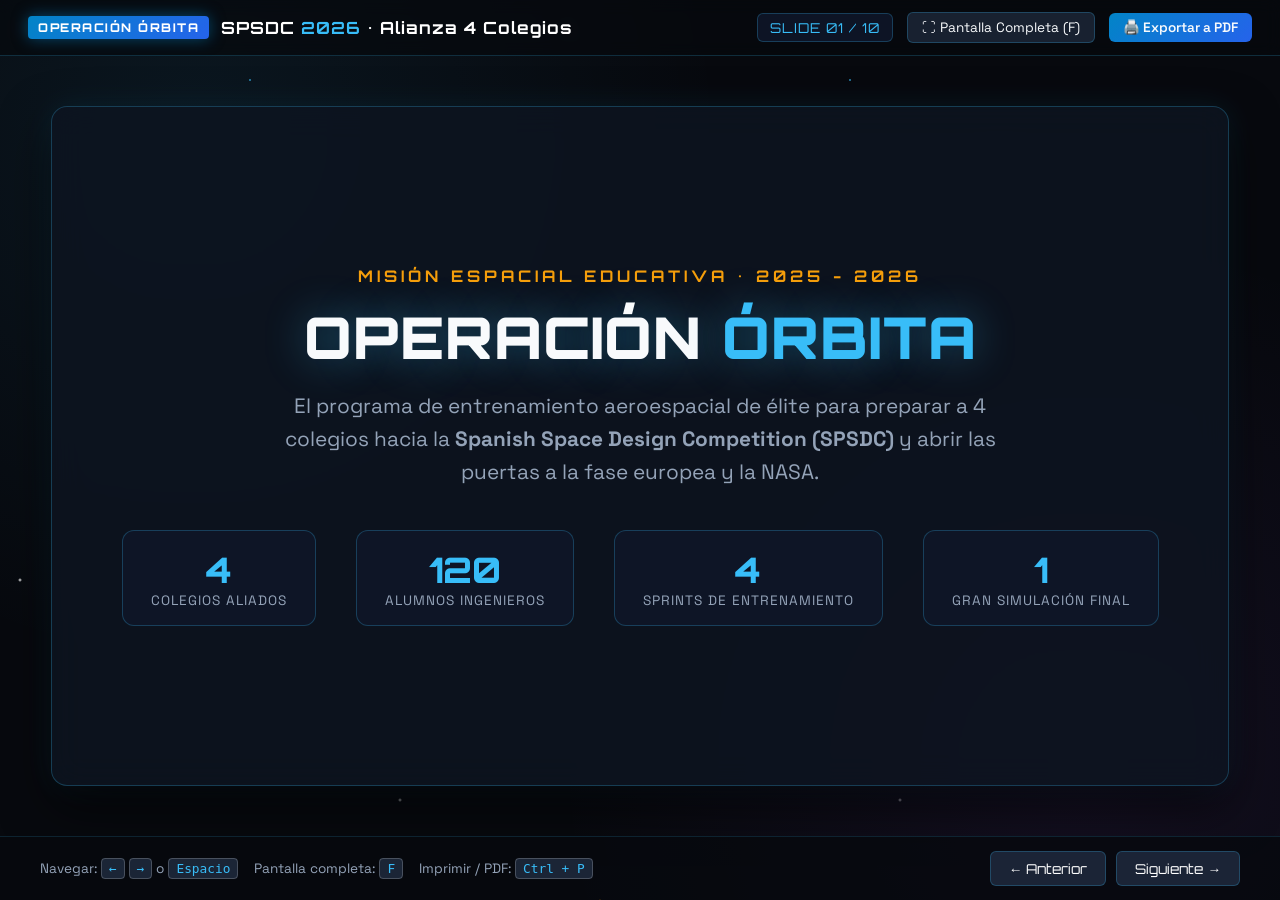
<file: Presentacion_Lanzamiento_Operacion_Orbita.html>
<!DOCTYPE html>
<html lang="es">
<head>
  <meta charset="UTF-8">
  <meta name="viewport" content="width=device-width, initial-scale=1.0">
  <title>OPERACIÓN ÓRBITA | SPSDC 2026 - Presentación de Lanzamiento</title>
  <link rel="preconnect" href="https://fonts.googleapis.com">
  <link rel="preconnect" href="https://fonts.gstatic.com" crossorigin>
  <link href="https://fonts.googleapis.com/css2?family=Orbitron:wght@600;800;900&family=Space+Grotesk:wght@400;500;600;700&display=swap" rel="stylesheet">
  <style>
    :root {
      --bg-space: #07090e;
      --bg-panel: rgba(14, 20, 32, 0.85);
      --border-panel: rgba(56, 189, 248, 0.25);
      --accent-cyan: #38bdf8;
      --accent-blue: #2563eb;
      --accent-amber: #f59e0b;
      --accent-emerald: #10b981;
      --accent-purple: #a855f7;
      --text-main: #f8fafc;
      --text-muted: #94a3b8;
      --font-display: 'Orbitron', sans-serif;
      --font-body: 'Space Grotesk', sans-serif;
    }

    * {
      box-sizing: border-box;
      margin: 0;
      padding: 0;
    }

    body {
      background-color: var(--bg-space);
      color: var(--text-main);
      font-family: var(--font-body);
      min-height: 100vh;
      overflow: hidden;
      display: flex;
      flex-direction: column;
      background-image: 
        radial-gradient(circle at 15% 15%, rgba(56, 189, 248, 0.08) 0%, transparent 40%),
        radial-gradient(circle at 85% 85%, rgba(168, 85, 247, 0.08) 0%, transparent 40%),
        radial-gradient(2px 2px at 20px 30px, #ffffff, rgba(0,0,0,0)),
        radial-gradient(2px 2px at 100px 150px, rgba(255,255,255,0.7), rgba(0,0,0,0)),
        radial-gradient(1.5px 1.5px at 250px 80px, #38bdf8, rgba(0,0,0,0)),
        radial-gradient(2px 2px at 400px 300px, rgba(255,255,255,0.6), rgba(0,0,0,0)),
        radial-gradient(1.5px 1.5px at 600px 200px, #f59e0b, rgba(0,0,0,0)),
        radial-gradient(2px 2px at 800px 450px, rgba(255,255,255,0.8), rgba(0,0,0,0));
      background-size: 100% 100%, 100% 100%, 550px 550px, 450px 450px, 600px 600px, 500px 500px, 700px 700px, 650px 650px;
    }

    /* Top Mission Header */
    header {
      padding: 12px 28px;
      display: flex;
      justify-content: space-between;
      align-items: center;
      border-bottom: 1px solid rgba(56, 189, 248, 0.2);
      background: rgba(7, 9, 14, 0.7);
      backdrop-filter: blur(8px);
      z-index: 50;
    }

    .brand {
      display: flex;
      align-items: center;
      gap: 12px;
    }

    .badge-orbita {
      background: linear-gradient(135deg, #0284c7, #2563eb);
      color: #fff;
      font-family: var(--font-display);
      font-weight: 800;
      font-size: 0.75rem;
      padding: 4px 10px;
      border-radius: 4px;
      letter-spacing: 1.5px;
      box-shadow: 0 0 15px rgba(2, 132, 199, 0.5);
    }

    .brand-title {
      font-family: var(--font-display);
      font-size: 1.05rem;
      font-weight: 700;
      letter-spacing: 1px;
      color: #fff;
    }

    .brand-title span {
      color: var(--accent-cyan);
    }

    .header-actions {
      display: flex;
      align-items: center;
      gap: 14px;
    }

    .btn-action {
      background: rgba(30, 41, 59, 0.8);
      border: 1px solid var(--border-panel);
      color: var(--text-main);
      padding: 6px 14px;
      border-radius: 6px;
      font-family: var(--font-body);
      font-size: 0.85rem;
      cursor: pointer;
      display: flex;
      align-items: center;
      gap: 6px;
      transition: all 0.2s ease;
    }

    .btn-action:hover {
      background: rgba(56, 189, 248, 0.15);
      border-color: var(--accent-cyan);
      box-shadow: 0 0 10px rgba(56, 189, 248, 0.3);
    }

    .btn-primary {
      background: linear-gradient(135deg, #0284c7, #2563eb);
      border: none;
      font-weight: 600;
    }

    .slide-counter {
      font-family: var(--font-display);
      font-size: 0.85rem;
      color: var(--accent-cyan);
      letter-spacing: 1px;
      background: rgba(15, 23, 42, 0.9);
      padding: 5px 12px;
      border-radius: 6px;
      border: 1px solid var(--border-panel);
    }

    /* Slides Container */
    .deck-container {
      flex: 1;
      position: relative;
      display: flex;
      align-items: center;
      justify-content: center;
      padding: 24px 40px;
    }

    .slide {
      position: absolute;
      width: 92%;
      max-width: 1200px;
      height: 82vh;
      max-height: 680px;
      background: var(--bg-panel);
      border: 1px solid var(--border-panel);
      border-radius: 16px;
      padding: 48px;
      box-shadow: 0 20px 50px rgba(0, 0, 0, 0.6), 0 0 30px rgba(56, 189, 248, 0.1);
      backdrop-filter: blur(16px);
      display: none;
      flex-direction: column;
      opacity: 0;
      transform: translateY(20px) scale(0.98);
      transition: opacity 0.4s ease, transform 0.4s ease;
      overflow-y: auto;
    }

    .slide.active {
      display: flex;
      opacity: 1;
      transform: translateY(0) scale(1);
    }

    /* Slide Typography & Elements */
    .slide-tag {
      font-family: var(--font-display);
      font-size: 0.8rem;
      letter-spacing: 2px;
      color: var(--accent-cyan);
      text-transform: uppercase;
      margin-bottom: 8px;
      display: flex;
      align-items: center;
      gap: 8px;
    }

    .slide-tag::before {
      content: '';
      display: inline-block;
      width: 8px;
      height: 8px;
      background: var(--accent-cyan);
      border-radius: 50%;
      box-shadow: 0 0 8px var(--accent-cyan);
    }

    .slide-title {
      font-family: var(--font-display);
      font-size: 2.2rem;
      font-weight: 800;
      letter-spacing: -0.5px;
      color: #fff;
      margin-bottom: 24px;
      line-height: 1.2;
    }

    .slide-title span {
      color: var(--accent-cyan);
      background: linear-gradient(90deg, #38bdf8, #818cf8);
      -webkit-background-clip: text;
      -webkit-text-fill-color: transparent;
    }

    .slide-content {
      flex: 1;
      display: flex;
      flex-direction: column;
      gap: 20px;
    }

    /* Grid layouts for slides */
    .grid-2 {
      display: grid;
      grid-template-columns: 1fr 1fr;
      gap: 24px;
      height: 100%;
    }

    .grid-3 {
      display: grid;
      grid-template-columns: repeat(3, 1fr);
      gap: 20px;
    }

    .grid-5 {
      display: grid;
      grid-template-columns: repeat(5, 1fr);
      gap: 14px;
    }

    .card {
      background: rgba(15, 23, 42, 0.7);
      border: 1px solid rgba(56, 189, 248, 0.2);
      border-radius: 12px;
      padding: 22px;
      transition: all 0.3s ease;
      display: flex;
      flex-direction: column;
      gap: 10px;
    }

    .card:hover {
      border-color: var(--accent-cyan);
      transform: translateY(-3px);
      box-shadow: 0 8px 24px rgba(56, 189, 248, 0.15);
    }

    .card-icon {
      font-size: 1.8rem;
      margin-bottom: 4px;
    }

    .card-title {
      font-family: var(--font-display);
      font-size: 1.1rem;
      color: #fff;
      font-weight: 700;
    }

    .card-text {
      color: var(--text-muted);
      font-size: 0.92rem;
      line-height: 1.5;
    }

    .highlight-pill {
      display: inline-block;
      padding: 3px 8px;
      border-radius: 4px;
      background: rgba(56, 189, 248, 0.15);
      color: var(--accent-cyan);
      font-size: 0.75rem;
      font-weight: 600;
      margin-top: auto;
    }

    /* Slide 1 Hero */
    .hero-center {
      text-align: center;
      display: flex;
      flex-direction: column;
      align-items: center;
      justify-content: center;
      height: 100%;
      gap: 20px;
    }

    .hero-pretitle {
      font-family: var(--font-display);
      color: var(--accent-amber);
      letter-spacing: 4px;
      font-size: 1rem;
      font-weight: 700;
    }

    .hero-title {
      font-family: var(--font-display);
      font-size: 3.6rem;
      font-weight: 900;
      letter-spacing: 1px;
      line-height: 1.1;
      text-shadow: 0 0 40px rgba(56, 189, 248, 0.4);
    }

    .hero-subtitle {
      font-size: 1.3rem;
      color: var(--text-muted);
      max-width: 780px;
      line-height: 1.6;
    }

    .hero-stats {
      display: flex;
      gap: 40px;
      margin-top: 20px;
    }

    .stat-item {
      text-align: center;
      background: rgba(15, 23, 42, 0.8);
      border: 1px solid var(--border-panel);
      padding: 16px 28px;
      border-radius: 12px;
    }

    .stat-num {
      font-family: var(--font-display);
      font-size: 2.2rem;
      font-weight: 800;
      color: var(--accent-cyan);
    }

    .stat-label {
      font-size: 0.85rem;
      color: var(--text-muted);
      text-transform: uppercase;
      letter-spacing: 1px;
    }

    /* Timeline Stepper */
    .timeline {
      display: flex;
      justify-content: space-between;
      position: relative;
      margin: 20px 0;
    }

    .timeline::before {
      content: '';
      position: absolute;
      top: 24px;
      left: 40px;
      right: 40px;
      height: 3px;
      background: linear-gradient(90deg, #38bdf8, #2563eb, #f59e0b, #10b981);
      z-index: 1;
    }

    .timeline-step {
      position: relative;
      z-index: 2;
      background: #0f172a;
      border: 2px solid var(--accent-cyan);
      border-radius: 12px;
      padding: 16px;
      width: 18%;
      box-shadow: 0 4px 15px rgba(0,0,0,0.5);
    }

    .timeline-node {
      width: 32px;
      height: 32px;
      background: var(--accent-cyan);
      color: #000;
      font-family: var(--font-display);
      font-weight: 800;
      border-radius: 50%;
      display: flex;
      align-items: center;
      justify-content: center;
      margin-bottom: 12px;
      font-size: 0.9rem;
    }

    .timeline-title {
      font-family: var(--font-display);
      font-size: 0.95rem;
      color: #fff;
      margin-bottom: 4px;
    }

    .timeline-date {
      color: var(--accent-amber);
      font-size: 0.8rem;
      font-weight: 600;
      margin-bottom: 6px;
    }

    .timeline-desc {
      color: var(--text-muted);
      font-size: 0.8rem;
      line-height: 1.35;
    }

    /* Navigation bar at bottom */
    footer {
      padding: 14px 40px;
      display: flex;
      justify-content: space-between;
      align-items: center;
      background: rgba(7, 9, 14, 0.8);
      border-top: 1px solid rgba(56, 189, 248, 0.15);
      z-index: 50;
    }

    .nav-hints {
      color: var(--text-muted);
      font-size: 0.85rem;
      display: flex;
      gap: 16px;
    }

    .key-badge {
      background: rgba(30, 41, 59, 0.9);
      border: 1px solid rgba(255, 255, 255, 0.2);
      border-radius: 4px;
      padding: 2px 7px;
      font-family: monospace;
      font-size: 0.8rem;
      color: var(--accent-cyan);
    }

    .nav-controls {
      display: flex;
      gap: 10px;
    }

    .nav-btn {
      background: rgba(30, 41, 59, 0.9);
      border: 1px solid var(--border-panel);
      color: #fff;
      padding: 8px 18px;
      border-radius: 6px;
      font-family: var(--font-display);
      font-size: 0.85rem;
      cursor: pointer;
      transition: all 0.2s;
    }

    .nav-btn:hover {
      background: var(--accent-cyan);
      color: #000;
      box-shadow: 0 0 12px var(--accent-cyan);
    }

    /* Print styles for exporting to PDF */
    @media print {
      body {
        overflow: visible;
        background: #07090e !important;
        -webkit-print-color-adjust: exact;
        print-color-adjust: exact;
      }

      header, footer, .header-actions {
        display: none !important;
      }

      .deck-container {
        padding: 0 !important;
        display: block !important;
      }

      .slide {
        display: flex !important;
        opacity: 1 !important;
        transform: none !important;
        position: relative !important;
        page-break-after: always;
        break-after: page;
        width: 100vw !important;
        height: 100vh !important;
        max-width: none !important;
        max-height: none !important;
        border-radius: 0 !important;
        border: none !important;
        margin: 0 !important;
        padding: 36px 48px !important;
      }
    }
  </style>
</head>
<body>

  <!-- Top Header -->
  <header>
    <div class="brand">
      <div class="badge-orbita">OPERACIÓN ÓRBITA</div>
      <div class="brand-title">SPSDC <span>2026</span> • Alianza 4 Colegios</div>
    </div>
    <div class="header-actions">
      <div class="slide-counter" id="slideIndicator">SLIDE 01 / 10</div>
      <button class="btn-action" onclick="toggleFullscreen()">⛶ Pantalla Completa (F)</button>
      <button class="btn-action btn-primary" onclick="window.print()">🖨️ Exportar a PDF</button>
    </div>
  </header>

  <!-- Deck Slides Container -->
  <div class="deck-container">

    <!-- SLIDE 1: PORTADA -->
    <div class="slide active" id="slide-1">
      <div class="hero-center">
        <div class="hero-pretitle">MISIÓN ESPACIAL EDUCATIVA • 2025 - 2026</div>
        <h1 class="hero-title">OPERACIÓN <span style="color:var(--accent-cyan);">ÓRBITA</span></h1>
        <p class="hero-subtitle">
          El programa de entrenamiento aeroespacial de élite para preparar a 4 colegios hacia la <strong>Spanish Space Design Competition (SPSDC)</strong> y abrir las puertas a la fase europea y la NASA.
        </p>
        <div class="hero-stats">
          <div class="stat-item">
            <div class="stat-num">4</div>
            <div class="stat-label">Colegios Aliados</div>
          </div>
          <div class="stat-item">
            <div class="stat-num">120</div>
            <div class="stat-label">Alumnos Ingenieros</div>
          </div>
          <div class="stat-item">
            <div class="stat-num">4</div>
            <div class="stat-label">Sprints de Entrenamiento</div>
          </div>
          <div class="stat-item">
            <div class="stat-num">1</div>
            <div class="stat-label">Gran Simulación Final</div>
          </div>
        </div>
      </div>
    </div>

    <!-- SLIDE 2: ¿QUÉ ES LA SPSDC? -->
    <div class="slide" id="slide-2">
      <div class="slide-tag">01 • El Reto Aeroespacial</div>
      <h2 class="slide-title">¿Qué es la <span>SPSDC</span> y cómo funciona?</h2>
      <div class="slide-content">
        <div class="grid-3">
          <div class="card">
            <div class="card-icon">🚀</div>
            <div class="card-title">Simulación Real</div>
            <p class="card-text">
              No es un trabajo de clase tradicional. Los estudiantes se convierten en ingenieros de una <strong>empresa contratista aeroespacial</strong> que compite por un contrato multimillonario.
            </p>
            <div class="highlight-pill">Aprender Haciendo</div>
          </div>
          <div class="card">
            <div class="card-icon">🪐</div>
            <div class="card-title">Reto de Frontera (RFP)</div>
            <p class="card-text">
              Diseñar un asentamiento o vehículo de carga espacial para cientos de habitantes en la Luna, Marte o el espacio profundo (gravedad, soporte vital, robótica y viabilidad).
            </p>
            <div class="highlight-pill">Ingeniería Real</div>
          </div>
          <div class="card">
            <div class="card-icon">🌍</div>
            <div class="card-title">Ruta Internacional</div>
            <p class="card-text">
              La fase nacional da acceso a la <strong>EUSDC (Fase Europea)</strong> y la gran final mundial en el <strong>Kennedy Space Center de la NASA</strong> en Florida.
            </p>
            <div class="highlight-pill">Pasaporte a la NASA</div>
          </div>
        </div>
        <div class="card" style="margin-top: 10px; background: rgba(56, 189, 248, 0.08); border-color: rgba(56, 189, 248, 0.4);">
          <div style="display: flex; align-items: center; justify-content: space-between;">
            <div>
              <strong style="color:var(--accent-cyan); font-family:var(--font-display);">EL ESLABÓN 2026:</strong>
              <span style="color:var(--text-muted); margin-left: 8px;">Este año nuestro colegio se une a otros 3 colegios de referencia para entrenar juntos y simular la competición oficial antes de la final.</span>
            </div>
            <div class="badge-orbita">ALIANZA 4 COLES</div>
          </div>
        </div>
      </div>
    </div>

    <!-- SLIDE 3: EL RFP -->
    <div class="slide" id="slide-3">
      <div class="slide-tag">02 • El Pliego de Condiciones</div>
      <h2 class="slide-title">El <span>RFP</span> (Request for Proposal): Las Reglas del Juego</h2>
      <div class="slide-content">
        <div class="grid-2">
          <div class="card">
            <div class="card-icon">📋</div>
            <div class="card-title">¿Qué es un RFP?</div>
            <p class="card-text">
              Es el documento formal emitido por el "Cliente" (la <em>Foundation Society</em>) que especifica cada necesidad técnica obligatoria:
            </p>
            <ul style="color: var(--text-muted); font-size: 0.9rem; margin-left: 20px; line-height: 1.7;">
              <li>Masa máxima y capacidad de carga útil.</li>
              <li>Requisitos de gravedad artificial centrípeta (g).</li>
              <li>Soporte de vida para la tripulación (oxígeno, agua, comida).</li>
              <li>Nivel de blindaje frente a radiación cósmica y tormentas solares.</li>
              <li>Presupuesto y calendario de construcción por fases.</li>
            </ul>
          </div>
          <div class="card">
            <div class="card-icon">🏆</div>
            <div class="card-title">Empresas Legendarias de SPSDC</div>
            <p class="card-text">
              Los proyectos ganadores de las últimas ediciones demuestran el nivel de lo que sois capaces de construir:
            </p>
            <div style="display: flex; flex-direction: column; gap: 8px; margin-top: 6px;">
              <div style="background: rgba(15, 23, 42, 0.9); padding: 8px 12px; border-radius: 6px; border-left: 3px solid #38bdf8;">
                <strong style="color:#fff;">CONDOR COMPANY:</strong> <span style="color:#94a3b8; font-size:0.85rem;">Hábitat rotatorio centripeto con energía nuclear.</span>
              </div>
              <div style="background: rgba(15, 23, 42, 0.9); padding: 8px 12px; border-radius: 6px; border-left: 3px solid #f59e0b;">
                <strong style="color:#fff;">SAPIEN (木漏れ日):</strong> <span style="color:#94a3b8; font-size:0.85rem;">Sensores LiDAR y robótica autónoma avanzada para carga.</span>
              </div>
              <div style="background: rgba(15, 23, 42, 0.9); padding: 8px 12px; border-radius: 6px; border-left: 3px solid #10b981;">
                <strong style="color:#fff;">PONTIFEX:</strong> <span style="color:#94a3b8; font-size:0.85rem;">Construcción modular en órbita y propulsión iónica.</span>
              </div>
            </div>
          </div>
        </div>
      </div>
    </div>

    <!-- SLIDE 4: LOS 5 DEPARTAMENTOS -->
    <div class="slide" id="slide-4">
      <div class="slide-tag">03 • Estructura de la Empresa</div>
      <h2 class="slide-title">Los <span>5 Departamentos Técnicos</span>: Encuentra tu Rol</h2>
      <div class="slide-content">
        <div class="grid-5">
          <div class="card">
            <div class="card-icon">🏗️</div>
            <div class="card-title" style="font-size:0.95rem;">Estructura</div>
            <p class="card-text" style="font-size:0.82rem;">
              <strong>"El Esqueleto"</strong><br>
              Geometría del hábitat, gravedad por rotación, materiales espaciales y blindaje contra radiación.
            </p>
            <span class="highlight-pill">Física • CAD 3D</span>
          </div>
          <div class="card">
            <div class="card-icon">⚡</div>
            <div class="card-title" style="font-size:0.95rem;">Operaciones</div>
            <p class="card-text" style="font-size:0.82rem;">
              <strong>"Los Órganos"</strong><br>
              Reactores nucleares/solar, reciclaje de agua/aire (ECLSS), puertos de carga y combustible.
            </p>
            <span class="highlight-pill">Energía • Química</span>
          </div>
          <div class="card">
            <div class="card-icon">🧬</div>
            <div class="card-title" style="font-size:0.95rem;">Human Factors</div>
            <p class="card-text" style="font-size:0.82rem;">
              <strong>"La Vida"</strong><br>
              Distribución urbana, camarotes, zonas verdes, psicología de aislamiento y naves de evacuación.
            </p>
            <span class="highlight-pill">Salud • Arquitectura</span>
          </div>
          <div class="card">
            <div class="card-icon">🤖</div>
            <div class="card-title" style="font-size:0.95rem;">Automatización</div>
            <p class="card-text" style="font-size:0.82rem;">
              <strong>"El Cerebro"</strong><br>
              Robots externos para mantenimiento en vacío, drones de carga, computación e inteligencia artificial.
            </p>
            <span class="highlight-pill">Robótica • Software</span>
          </div>
          <div class="card">
            <div class="card-icon">📊</div>
            <div class="card-title" style="font-size:0.95rem;">Negocio & Costes</div>
            <p class="card-text" style="font-size:0.82rem;">
              <strong>"El Dinero"</strong><br>
              Presupuesto realista, cronograma de construcción (Gantt), viabilidad comercial y retorno de inversión.
            </p>
            <span class="highlight-pill">Finanzas • Liderazgo</span>
          </div>
        </div>
        <div style="text-align: center; color: var(--text-muted); font-size: 0.9rem; margin-top: 12px;">
          💡 <em>En cada colegio rotaréis y os especializaréis en lo que más os apasione: ciencia, matemáticas, diseño 3D, arte o comunicación.</em>
        </div>
      </div>
    </div>

    <!-- SLIDE 5: CALENDARIO DE SPRINTS -->
    <div class="slide" id="slide-5">
      <div class="slide-tag">04 • Plan de Entrenamiento</div>
      <h2 class="slide-title">La Ruta de los <span>4 Sprints</span> (Septiembre a Diciembre)</h2>
      <div class="slide-content">
        <div class="timeline">
          <div class="timeline-step">
            <div class="timeline-node">1</div>
            <div class="timeline-date">SEPTIEMBRE</div>
            <div class="timeline-title">Structural</div>
            <div class="timeline-desc">
              Diseño básico de la estación, cálculo de gravedad rotatoria y selección de geometría (toroide vs cilindro).
            </div>
          </div>
          <div class="timeline-step">
            <div class="timeline-node">2</div>
            <div class="timeline-date">OCTUBRE</div>
            <div class="timeline-title">Operations</div>
            <div class="timeline-desc">
              Balance de energía (solar/nuclear) y ciclo de soporte vital. ¿De dónde sale el oxígeno y el agua?
            </div>
          </div>
          <div class="timeline-step">
            <div class="timeline-node">3</div>
            <div class="timeline-date">OCT-NOV</div>
            <div class="timeline-title">Human Factors</div>
            <div class="timeline-desc">
              Comunidad para 80-100 personas, m² por habitante, zonas verdes, psicología y plan de evacuación.
            </div>
          </div>
          <div class="timeline-step">
            <div class="timeline-node">4</div>
            <div class="timeline-date">NOVIEMBRE</div>
            <div class="timeline-title">Automation & Cost</div>
            <div class="timeline-desc">
              Flota de robots de mantenimiento exterior, cronograma Gantt y presupuesto del asentamiento.
            </div>
          </div>
          <div class="timeline-step" style="border-color: var(--accent-amber);">
            <div class="timeline-node" style="background:var(--accent-amber);">5</div>
            <div class="timeline-date" style="color:#fff;">DICIEMBRE</div>
            <div class="timeline-title" style="color:var(--accent-amber);">Simulación</div>
            <div class="timeline-desc">
              Mezcla de los 4 colegios en empresas conjuntas. Defensa oral ante jurado real.
            </div>
          </div>
        </div>
        <div class="card" style="background: rgba(15, 23, 42, 0.6); padding: 14px 20px;">
          <strong style="color: #fff;">¿Cómo funciona cada Sprint?</strong>
          <span style="color: var(--text-muted); font-size: 0.9rem; margin-left: 8px;">
            Cada 2-3 semanas tendréis una píldora formativa con conceptos clave, una sesión de trabajo en equipo y una entrega directa a través de nuestra plataforma web.
          </span>
        </div>
      </div>
    </div>

    <!-- SLIDE 6: LA GRAN SIMULACIÓN DE DICIEMBRE -->
    <div class="slide" id="slide-6">
      <div class="slide-tag">05 • El Clímax del Trimestre</div>
      <h2 class="slide-title">La Gran <span>Simulación Intercolegial</span> (Diciembre)</h2>
      <div class="slide-content">
        <div class="grid-2">
          <div class="card">
            <div class="card-icon">🤝</div>
            <div class="card-title">Mezcla Real de Colegios</div>
            <p class="card-text">
              En las finales internacionales nunca compites solo con tus compañeros de clase: formas una empresa con estudiantes de otros países y culturas.
            </p>
            <p class="card-text" style="margin-top: 8px;">
              En diciembre viviremos exactamente eso: <strong>los 120 alumnos de los 4 colegios se mezclarán</strong> en 4 grandes compañías aeroespaciales de 30 personas.
            </p>
            <div class="highlight-pill">Networking • Liderazgo • Trabajo en Equipo</div>
          </div>
          <div class="card">
            <div class="card-icon">⏱️</div>
            <div class="card-title">La Agenda de la Simulación</div>
            <div style="display: flex; flex-direction: column; gap: 8px; font-size: 0.88rem; color: var(--text-muted);">
              <div><strong style="color:#38bdf8;">08:30</strong> • Apertura y bienvenida: asignación de empresas y elección de Presidencia.</div>
              <div><strong style="color:#38bdf8;">09:30 - 13:00</strong> • Trabajo intenso por departamentos resolviendo el RFP conjunto.</div>
              <div><strong style="color:#38bdf8;">13:00 - 14:00</strong> • Pausa de comida y estrategia interdepartamental.</div>
              <div><strong style="color:#f59e0b;">17:30</strong> • <strong>DEADLINE FINAL:</strong> Bloqueo de entregas en la plataforma.</div>
              <div><strong style="color:#10b981;">18:00</strong> • <strong>Defensa ante el Jurado:</strong> 15 min de exposición + 10 min de preguntas.</div>
            </div>
          </div>
        </div>
      </div>
    </div>

    <!-- SLIDE 7: HERRAMIENTAS Y ENTREGAS -->
    <div class="slide" id="slide-7">
      <div class="slide-tag">06 • Herramientas y Formatos</div>
      <h2 class="slide-title">¿Qué <span>Herramientas</span> usaremos en los Sprints?</h2>
      <div class="slide-content">
        <div class="grid-3">
          <div class="card">
            <div class="card-icon">🎨</div>
            <div class="card-title">Diseño 3D y Renders</div>
            <p class="card-text">
              <strong>TinkerCAD:</strong> Para bocetos y modelado 3D ágil en el navegador.<br>
              <strong>Blender:</strong> Para renders realistas con iluminación, texturas y gravedad rotatoria.
            </p>
            <div class="highlight-pill">Subida de .png / Links TinkerCAD</div>
          </div>
          <div class="card">
            <div class="card-icon">📊</div>
            <div class="card-title">Cálculo y Datos</div>
            <p class="card-text">
              <strong>Excel / Google Sheets:</strong> Tablas de balance de energía, consumo de oxígeno/agua y presupuesto.<br>
              <strong>Calculadoras Web:</strong> Calculadora integrada de gravedad y Coriolis.
            </p>
            <div class="highlight-pill">Subida de .xlsx / Enlaces</div>
          </div>
          <div class="card">
            <div class="card-icon">📽️</div>
            <div class="card-title">Documento y Diapositivas</div>
            <p class="card-text">
              <strong>PowerPoint / Google Slides:</strong> Formato visual con diagramas, planos acotados y justificación de decisiones.<br>
              <strong>PDF Técnico:</strong> Entregas oficiales del RFP.
            </p>
            <div class="highlight-pill">Subida de .pptx / .pdf</div>
          </div>
        </div>
        <div style="background: rgba(16, 185, 129, 0.1); border: 1px solid rgba(16, 185, 129, 0.3); border-radius: 8px; padding: 12px 18px; display: flex; align-items: center; gap: 12px;">
          <span style="font-size: 1.4rem;">💡</span>
          <span style="font-size: 0.9rem; color: #a7f3d0;">
            <strong>No necesitáis ser expertos de antemano:</strong> En cada sprint tendréis plantillas listas para usar y ejemplos premiados de años anteriores para guiaros paso a paso.
          </span>
        </div>
      </div>
    </div>

    <!-- SLIDE 8: LA PLATAFORMA WEB -->
    <div class="slide" id="slide-8">
      <div class="slide-tag">07 • Vuestro Centro de Control</div>
      <h2 class="slide-title">La Plataforma Web: <span>SPSDC Mission Control</span></h2>
      <div class="slide-content">
        <div class="grid-2">
          <div class="card">
            <div class="card-icon">🖥️</div>
            <div class="card-title">Todo en un Solo Lugar</div>
            <p class="card-text">
              Hemos creado una aplicación web propia para esta alianza de los 4 colegios:
            </p>
            <ul style="color: var(--text-muted); font-size: 0.9rem; margin-left: 20px; line-height: 1.7;">
              <li><strong>Sin contraseñas olvidadas:</strong> Entras seleccionando tu colegio y equipo.</li>
              <li><strong>Buzón de entrega universal:</strong> Arrastras tus archivos o pegas enlaces directos de TinkerCAD/Slides.</li>
              <li><strong>Sincronización directa con Google Drive:</strong> Tus trabajos llegan organizados a la nube del profesorado.</li>
              <li><strong>Calculadoras espaciales integradas:</strong> Comprueba la física de tu hábitat con un solo clic.</li>
            </ul>
          </div>
          <div class="card">
            <div class="card-icon">⚖️</div>
            <div class="card-title">Evaluación por el Jurado</div>
            <p class="card-text">
              Un panel formado por profesores de los 4 colegios evaluará vuestras entregas usando la rúbrica oficial de la competición:
            </p>
            <div style="display: flex; flex-direction: column; gap: 8px; margin-top: 10px;">
              <div style="display: flex; justify-content: space-between; font-size: 0.85rem; border-bottom: 1px solid rgba(255,255,255,0.1); padding-bottom: 4px;">
                <span>Rigor Técnico y Fórmulas</span>
                <strong style="color:var(--accent-cyan);">25%</strong>
              </div>
              <div style="display: flex; justify-content: space-between; font-size: 0.85rem; border-bottom: 1px solid rgba(255,255,255,0.1); padding-bottom: 4px;">
                <span>Viabilidad y Respuesta al RFP</span>
                <strong style="color:var(--accent-cyan);">25%</strong>
              </div>
              <div style="display: flex; justify-content: space-between; font-size: 0.85rem; border-bottom: 1px solid rgba(255,255,255,0.1); padding-bottom: 4px;">
                <span>Innovación y Soluciones Creativas</span>
                <strong style="color:var(--accent-cyan);">25%</strong>
              </div>
              <div style="display: flex; justify-content: space-between; font-size: 0.85rem;">
                <span>Calidad Gráfica y Presentación</span>
                <strong style="color:var(--accent-cyan);">25%</strong>
              </div>
            </div>
          </div>
        </div>
      </div>
    </div>

    <!-- SLIDE 9: QUÉ TE LLEVAS -->
    <div class="slide" id="slide-9">
      <div class="slide-tag">08 • Habilidades para el Futuro</div>
      <h2 class="slide-title">¿Qué te llevas de la <span>Operación Órbita</span>?</h2>
      <div class="slide-content">
        <div class="grid-3">
          <div class="card">
            <div class="card-icon">🧠</div>
            <div class="card-title">Mentalidad de Ingeniero</div>
            <p class="card-text">
              Aprenderás a resolver problemas complejos donde no hay una sola respuesta correcta, tomando decisiones de diseño con rigor y justificación.
            </p>
          </div>
          <div class="card">
            <div class="card-icon">🎯</div>
            <div class="card-title">Trabajo Bajo Presión</div>
            <p class="card-text">
              Gestionar plazos ajustados, negociar con otros departamentos de la empresa y coordinar a decenas de personas hacia un objetivo común.
            </p>
          </div>
          <div class="card">
            <div class="card-icon">🎤</div>
            <div class="card-title">Defensa y Oratoria</div>
            <p class="card-text">
              Presentar y convencer a un jurado técnico en inglés o español, respondiendo a preguntas sorpresa con seguridad y datos contrastados.
            </p>
          </div>
        </div>
        <div class="card" style="background: linear-gradient(135deg, rgba(37, 99, 235, 0.2), rgba(168, 85, 247, 0.2)); border-color: rgba(56, 189, 248, 0.4); text-align: center; padding: 18px;">
          <h3 style="font-family: var(--font-display); color: #fff; font-size: 1.15rem; margin-bottom: 4px;">
            🌟 Reconocimiento y Currículum Internacional
          </h3>
          <p style="color: var(--text-muted); font-size: 0.9rem;">
            Esta experiencia es de las más valoradas por universidades de ingeniería de todo el mundo y la puerta directa a competir en Europa y visitar instalaciones de la NASA.
          </p>
        </div>
      </div>
    </div>

    <!-- SLIDE 10: CIERRE Y LLAMADA A LA ACCIÓN -->
    <div class="slide" id="slide-10">
      <div class="hero-center">
        <div class="badge-orbita" style="font-size: 0.9rem; padding: 6px 14px;">FASE DE LANZAMIENTO</div>
        <h2 class="hero-title" style="font-size: 3rem;">¡COMIENZA LA <span style="color:var(--accent-cyan);">MISIÓN</span>!</h2>
        <p class="hero-subtitle">
          Hoy se abren las inscripciones y la formación de los equipos en clase.<br>
          En los próximos días arrancará el <strong>Sprint 1: Structural Engineering</strong>.
        </p>
        <div style="background: rgba(15, 23, 42, 0.8); border: 1px solid var(--border-panel); padding: 20px 36px; border-radius: 12px; margin-top: 10px;">
          <div style="font-family: var(--font-display); color: var(--accent-cyan); font-size: 1.1rem; margin-bottom: 6px;">
            PRÓXIMO PASO:
          </div>
          <div style="color: #fff; font-size: 1rem;">
            1. Elige con qué departamento te sientes más identificado.<br>
            2. Conforma tu equipo de trabajo en el aula.<br>
            3. Prepárate para el briefing del Sprint 1 en la plataforma.
          </div>
        </div>
        <div style="color: var(--accent-amber); font-family: var(--font-display); font-size: 0.95rem; margin-top: 10px;">
          🚀 ¡BIENVENIDOS A LA SPSDC 2026!
        </div>
      </div>
    </div>

  </div>

  <!-- Bottom Navigation Controls -->
  <footer>
    <div class="nav-hints">
      <span>Navegar: <span class="key-badge">←</span> <span class="key-badge">→</span> o <span class="key-badge">Espacio</span></span>
      <span>Pantalla completa: <span class="key-badge">F</span></span>
      <span>Imprimir / PDF: <span class="key-badge">Ctrl + P</span></span>
    </div>
    <div class="nav-controls">
      <button class="nav-btn" onclick="prevSlide()">← Anterior</button>
      <button class="nav-btn" onclick="nextSlide()">Siguiente →</button>
    </div>
  </footer>

  <script>
    let currentSlide = 1;
    const totalSlides = 10;

    function showSlide(index) {
      if (index < 1) index = 1;
      if (index > totalSlides) index = totalSlides;
      currentSlide = index;

      document.querySelectorAll('.slide').forEach((slide, i) => {
        slide.classList.remove('active');
        if (i + 1 === currentSlide) {
          slide.classList.add('active');
        }
      });

      const formattedNum = currentSlide < 10 ? '0' + currentSlide : currentSlide;
      document.getElementById('slideIndicator').textContent = `SLIDE ${formattedNum} / ${totalSlides}`;
    }

    function nextSlide() {
      if (currentSlide < totalSlides) {
        showSlide(currentSlide + 1);
      }
    }

    function prevSlide() {
      if (currentSlide > 1) {
        showSlide(currentSlide - 1);
      }
    }

    function toggleFullscreen() {
      if (!document.fullscreenElement) {
        document.documentElement.requestFullscreen().catch(err => {
          alert(`Error al activar pantalla completa: ${err.message}`);
        });
      } else {
        if (document.exitFullscreen) {
          document.exitFullscreen();
        }
      }
    }

    // Keyboard navigation
    document.addEventListener('keydown', (e) => {
      if (e.key === 'ArrowRight' || e.key === ' ' || e.key === 'PageDown') {
        nextSlide();
      } else if (e.key === 'ArrowLeft' || e.key === 'PageUp') {
        prevSlide();
      } else if (e.key === 'f' || e.key === 'F') {
        toggleFullscreen();
      } else if (e.key === 'Home') {
        showSlide(1);
      } else if (e.key === 'End') {
        showSlide(totalSlides);
      }
    });
  </script>
</body>
</html>
</file>
